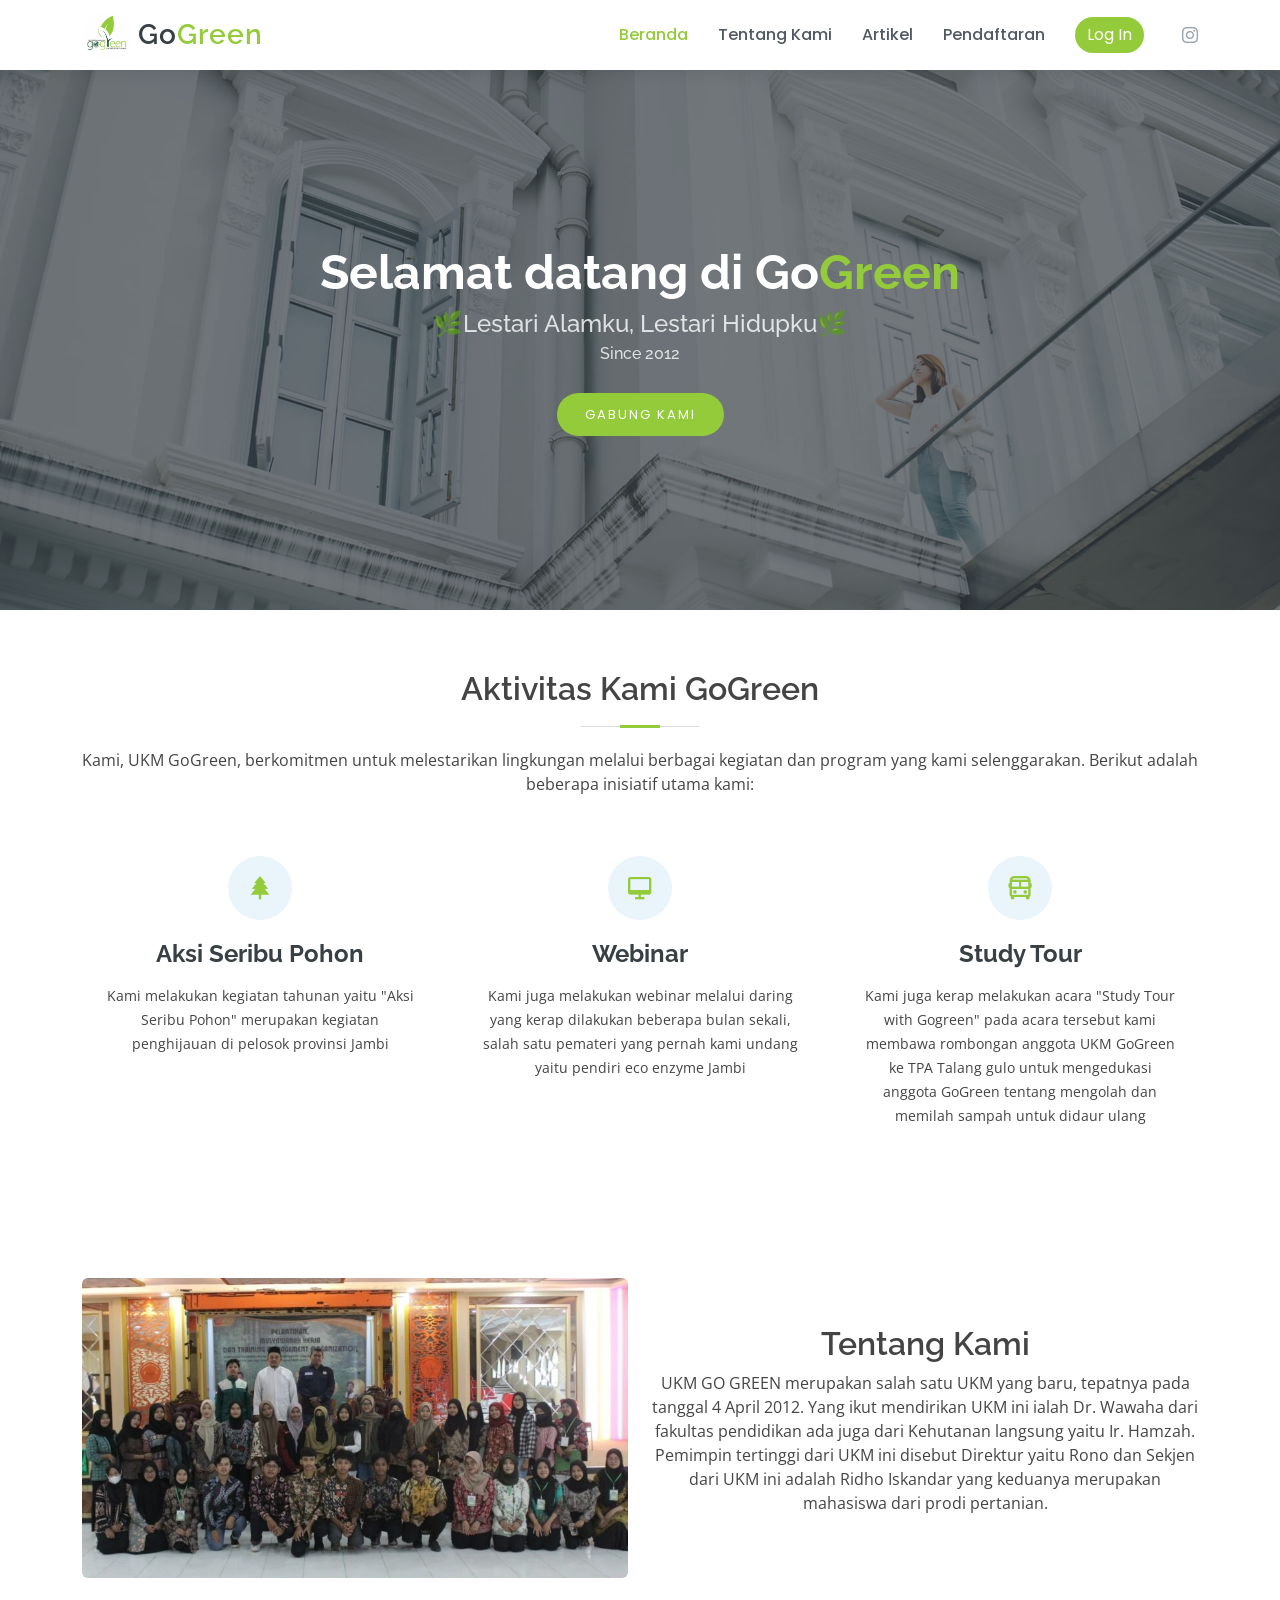
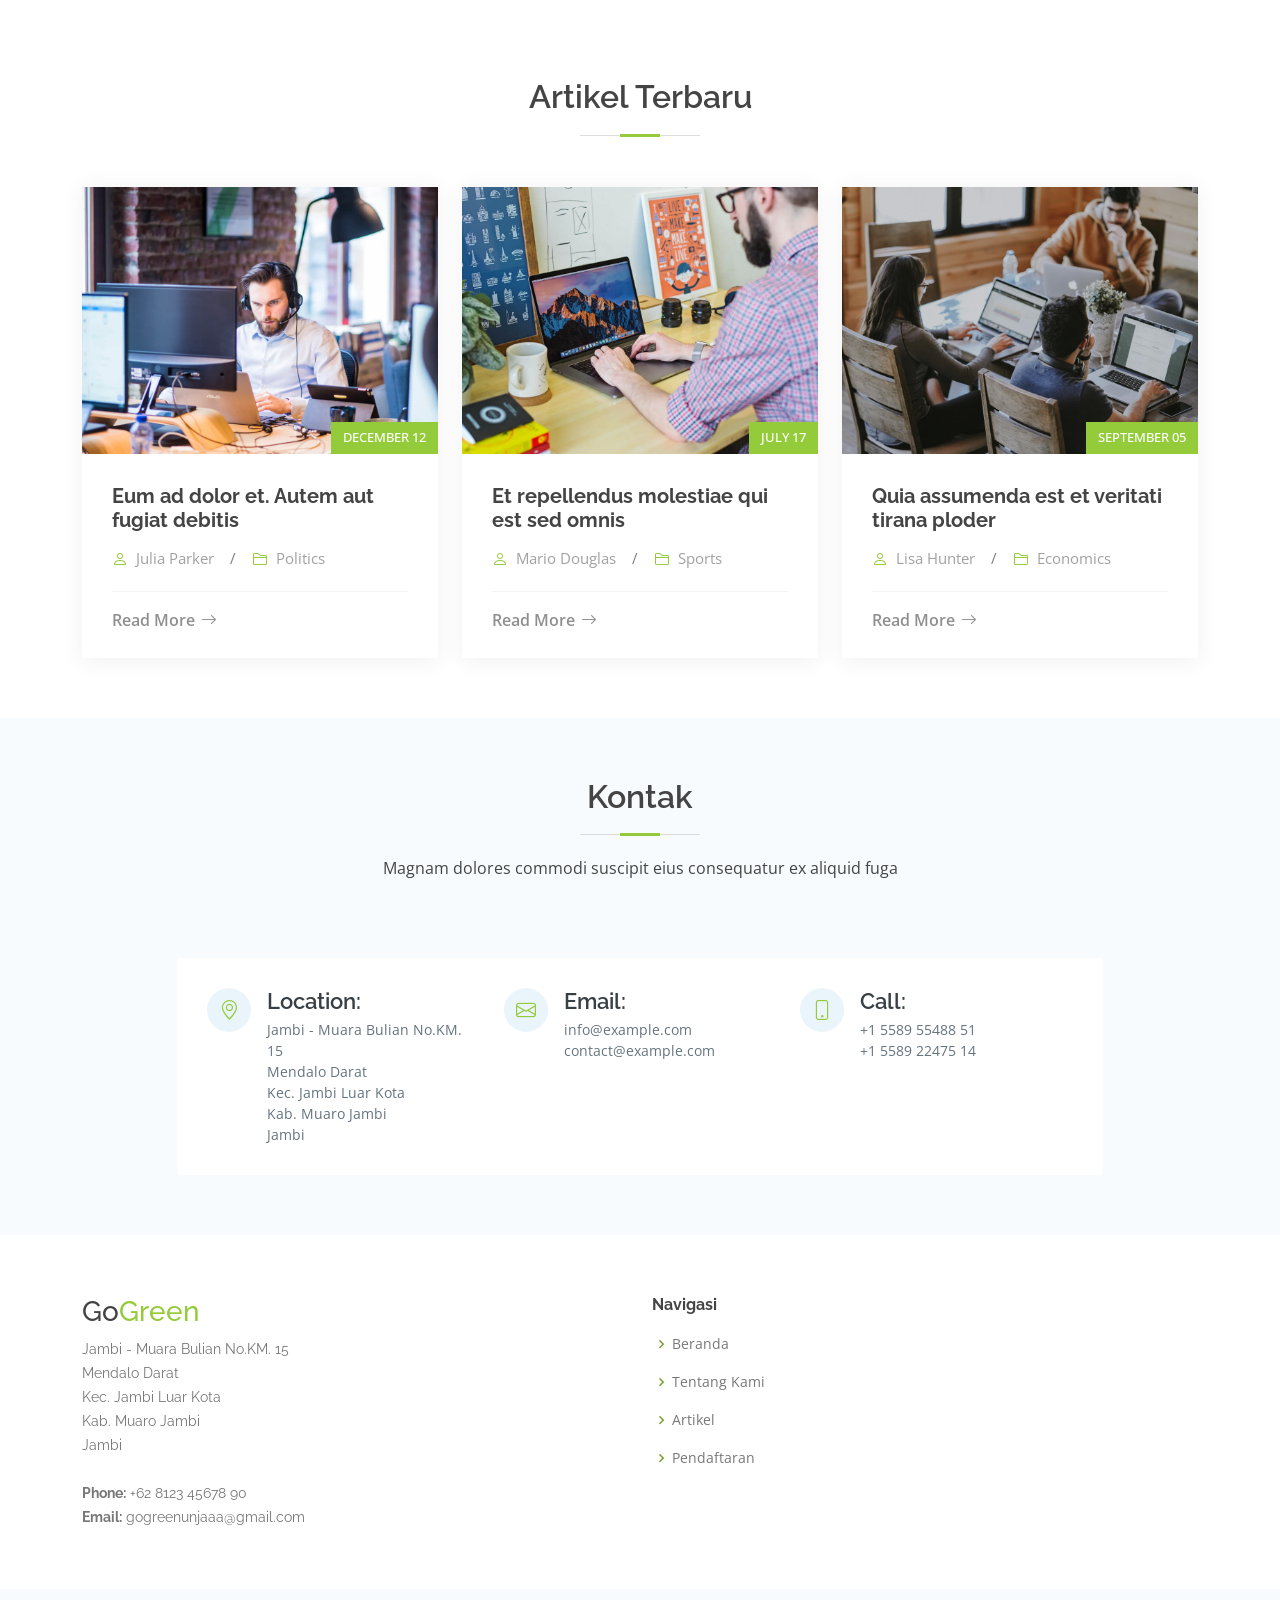
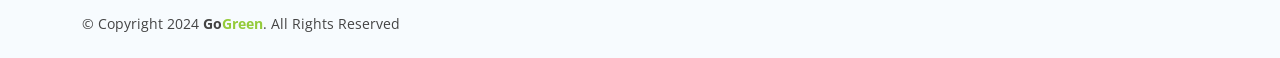
<file: index.html>
<!DOCTYPE html>
<html lang="en">

<head>
  <meta charset="utf-8">
  <meta content="width=device-width, initial-scale=1.0" name="viewport">

  <title>Beranda - GoGreen</title>
  <meta content="" name="description">
  <meta content="" name="keywords">

  <!-- Favicons -->
  <link href="assets/img/favicon.png" rel="icon">
  <link href="assets/img/apple-touch-icon.png" rel="apple-touch-icon">

  <!-- Google Fonts -->
  <link href="https://fonts.googleapis.com" rel="preconnect">
  <link href="https://fonts.gstatic.com" rel="preconnect" crossorigin>
  <link href="https://fonts.googleapis.com/css2?family=Roboto:ital,wght@0,100;0,300;0,400;0,500;0,700;0,900;1,100;1,300;1,400;1,500;1,700;1,900&family=Poppins:ital,wght@0,100;0,200;0,300;0,400;0,500;0,600;0,700;0,800;0,900;1,100;1,200;1,300;1,400;1,500;1,600;1,700;1,800;1,900&family=Nunito:ital,wght@0,200;0,300;0,400;0,500;0,600;0,700;0,800;0,900;1,200;1,300;1,400;1,500;1,600;1,700;1,800;1,900&display=swap" rel="stylesheet">
  <link href="https://fonts.googleapis.com/css?family=Open+Sans:300,300i,400,400i,600,600i,700,700i|Raleway:300,300i,400,400i,500,500i,600,600i,700,700i|Poppins:300,300i,400,400i,500,500i,600,600i,700,700i" rel="stylesheet">

  <!-- Vendor CSS Files -->
  <link href="assets/vendor/bootstrap/css/bootstrap.min.css" rel="stylesheet">
  <link href="assets/vendor/bootstrap-icons/bootstrap-icons.css" rel="stylesheet">
  <link href="assets/vendor/boxicons/css/boxicons.min.css" rel="stylesheet">
  <link href="assets/vendor/glightbox/css/glightbox.min.css" rel="stylesheet">
  <link href="assets/vendor/swiper/swiper-bundle.min.css" rel="stylesheet">

  <!-- Template Main CSS File -->
  <link href="assets/css/style.css" rel="stylesheet">

</head>

<body>

  <!-- ======= Header ======= -->
  <header id="header" class="fixed-top d-flex align-items-center">
    <div class="container d-flex align-items-center">
      <div class="logo align-items-center me-auto row">
        <div class="col-3"><a href="index.html"><img src="assets/img/logo.png" alt="" class="d-inline-block align-text-top"></a></div>
        <div class="col-9 d-flex align-items-center"><h1 style="text-transform: none ;"><a href="index.html">Go<span style="color: #94CB3A;">Green</span></a></h1></div>
      </div>

      <nav id="navbar" class="navbar order-last order-lg-0">
        <ul>
          <li><a class="nav-link scrollto active" href="#header">Beranda</a></li>
          <li><a class="nav-link scrollto" href="about_us.html">Tentang Kami</a></li>
          <li><a class="nav-link scrollto" href="article.html">Artikel</a></li>
          <li><a class="nav-link scrollto" href="register.html">Pendaftaran</a></li>
          <li><a class="nav-link scrollto" href="login.html"><button class="btn btn-primary" type="submit" style="border-radius: 24px;border:none;background-color: #94CB3A;">Log In</button></a></li>
        </ul>
        <i class="bi bi-list mobile-nav-toggle"></i>
      </nav><!-- .navbar -->

      <div class="header-social-links d-flex align-items-center">
        <a href="https://www.instagram.com/gogreen.unja/" target="_blank" class="instagram"><i class="bi bi-instagram"></i></a>
      </div>

    </div>
  </header><!-- End Header -->

  <!-- ======= Hero Section ======= -->
  <section id="hero" class="d-flex flex-column justify-content-center align-items-center">
    <div class="container text-center text-md-left" data-aos="fade-up">
      <h1>Selamat datang di Go<span>Green</span></h1>
      <h2>🌿Lestari Alamku, Lestari Hidupku🌿</h2>
      <h3>Since 2012</h3>
      <a href="register.html" class="btn-get-started scrollto">Gabung Kami</a>
    </div>
  </section>
  <!-- End Hero -->

  <main id="main">

    <!-- ======= What We Do Section ======= -->
    <section id="what-we-do" class="what-we-do">
      <div class="container">

        <div class="section-title">
          <h2>Aktivitas Kami GoGreen</h2>
          <p>Kami, UKM GoGreen, berkomitmen untuk melestarikan lingkungan melalui berbagai kegiatan dan program 
            yang kami selenggarakan. Berikut adalah beberapa inisiatif utama kami:
          </p>
        </div>

        <div class="row">
          <div class="col-lg-4 col-md-6 d-flex align-items-stretch">
            <div class="icon-box">
              <div class="icon"><i class="bx bxs-tree"></i></div>
              <h4>Aksi Seribu Pohon</h4>
              <p>Kami melakukan kegiatan tahunan yaitu "Aksi Seribu Pohon" merupakan kegiatan penghijauan di pelosok provinsi Jambi
              </p>
            </div>
          </div>

          <div class="col-lg-4 col-md-6 d-flex align-items-stretch mt-4 mt-md-0">
            <div class="icon-box">
              <div class="icon"><i class="bx bx-desktop"></i></div>
              <h4>Webinar</h4>
              <p>Kami juga melakukan webinar melalui daring yang kerap dilakukan beberapa bulan sekali, salah satu pemateri yang pernah
                 kami undang yaitu pendiri eco enzyme Jambi</p>
            </div>
          </div>

          <div class="col-lg-4 col-md-6 d-flex align-items-stretch mt-4 mt-lg-0">
            <div class="icon-box">
              <div class="icon"><i class="bx bx-bus"></i></div>
              <h4>Study Tour</h4>
              <p>Kami juga kerap melakukan acara "Study Tour with Gogreen" pada acara tersebut kami membawa rombongan anggota UKM GoGreen
                 ke TPA Talang gulo untuk mengedukasi anggota GoGreen tentang mengolah dan memilah sampah untuk didaur ulang</p>
            </div>
          </div>

        </div>

      </div>
    </section><!-- End What We Do Section -->

    <!-- ======= About Section ======= -->
    <section id="about" class="about">
      <div class="container">

        <div class="row align-items-center">
          <div class="col-lg-6">
            <img src="assets/img/about_us.jpeg" class="img-fluid rounded img-cropped" alt="">
          </div>
          <div class="col-lg-6 pt-4 pt-lg-0 d-flex flex-column justify-content-center text-center">
            <h3>Tentang Kami</h3>
            <p>
              UKM GO GREEN merupakan salah satu UKM yang baru, tepatnya pada tanggal 4 April 2012. Yang ikut mendirikan UKM ini 
              ialah Dr. Wawaha dari fakultas pendidikan ada juga dari Kehutanan langsung yaitu Ir. Hamzah. Pemimpin tertinggi dari 
              UKM ini disebut Direktur yaitu Rono dan Sekjen dari UKM ini adalah Ridho Iskandar yang keduanya merupakan mahasiswa dari 
              prodi pertanian.
            </p>
          </div>
        </div>

      </div>
    </section><!-- End About Section -->

    <!-- Recent Posts Section -->
    <section id="recent-posts" class="recent-posts section">

      <!-- Section Title -->
      <div class="container section-title" data-aos="fade-up">
        <h2>Artikel Terbaru</h2>
      </div><!-- End Section Title -->

      <div class="container">

        <div class="row gy-5">

          <div class="col-xl-4 col-md-6">
            <div class="post-item position-relative h-100" data-aos="fade-up" data-aos-delay="100">

              <div class="post-img position-relative overflow-hidden">
                <img src="assets/img/blog/blog-1.jpg" class="img-fluid" alt="">
                <span class="post-date">December 12</span>
              </div>

              <div class="post-content d-flex flex-column">

                <h3 class="post-title">Eum ad dolor et. Autem aut fugiat debitis</h3>

                <div class="meta d-flex align-items-center">
                  <div class="d-flex align-items-center">
                    <i class="bi bi-person"></i> <span class="ps-2">Julia Parker</span>
                  </div>
                  <span class="px-3 text-black-50">/</span>
                  <div class="d-flex align-items-center">
                    <i class="bi bi-folder2"></i> <span class="ps-2">Politics</span>
                  </div>
                </div>

                <hr>

                <a href="detail_article.html" class="readmore stretched-link"><span>Read More</span><i class="bi bi-arrow-right"></i></a>

              </div>

            </div>
          </div><!-- End post item -->

          <div class="col-xl-4 col-md-6">
            <div class="post-item position-relative h-100" data-aos="fade-up" data-aos-delay="200">

              <div class="post-img position-relative overflow-hidden">
                <img src="assets/img/blog/blog-2.jpg" class="img-fluid" alt="">
                <span class="post-date">July 17</span>
              </div>

              <div class="post-content d-flex flex-column">

                <h3 class="post-title">Et repellendus molestiae qui est sed omnis</h3>

                <div class="meta d-flex align-items-center">
                  <div class="d-flex align-items-center">
                    <i class="bi bi-person"></i> <span class="ps-2">Mario Douglas</span>
                  </div>
                  <span class="px-3 text-black-50">/</span>
                  <div class="d-flex align-items-center">
                    <i class="bi bi-folder2"></i> <span class="ps-2">Sports</span>
                  </div>
                </div>

                <hr>

                <a href="detail_article.html" class="readmore stretched-link"><span>Read More</span><i class="bi bi-arrow-right"></i></a>

              </div>

            </div>
          </div><!-- End post item -->

          <div class="col-xl-4 col-md-6" data-aos="fade-up" data-aos-delay="300">
            <div class="post-item position-relative h-100">

              <div class="post-img position-relative overflow-hidden">
                <img src="assets/img/blog/blog-3.jpg" class="img-fluid" alt="">
                <span class="post-date">September 05</span>
              </div>

              <div class="post-content d-flex flex-column">

                <h3 class="post-title">Quia assumenda est et veritati tirana ploder</h3>

                <div class="meta d-flex align-items-center">
                  <div class="d-flex align-items-center">
                    <i class="bi bi-person"></i> <span class="ps-2">Lisa Hunter</span>
                  </div>
                  <span class="px-3 text-black-50">/</span>
                  <div class="d-flex align-items-center">
                    <i class="bi bi-folder2"></i> <span class="ps-2">Economics</span>
                  </div>
                </div>

                <hr>

                <a href="detail_article.html" class="readmore stretched-link"><span>Read More</span><i class="bi bi-arrow-right"></i></a>

              </div>

            </div>
          </div><!-- End post item -->

        </div>

      </div>

    </section><!-- /Recent Posts Section -->


    <!-- ======= Contact Section ======= -->
    <section id="contact" class="contact section-bg">
      <div class="container">

        <div class="section-title">
          <h2>Kontak</h2>
          <p>Magnam dolores commodi suscipit eius consequatur ex aliquid fuga</p>
        </div>

        <div class="row mt-5 justify-content-center">

          <div class="col-lg-10">

            <div class="info-wrap">
              <div class="row">
                <div class="col-lg-4 info">
                  <i class="bi bi-geo-alt"></i>
                  <h4>Location:</h4>
                  <p>Jambi - Muara Bulian No.KM. 15 <br>
                  Mendalo Darat<br>
                  Kec. Jambi Luar Kota<br>
                  Kab. Muaro Jambi <br>
                  Jambi</p>
                </div>

                <div class="col-lg-4 info mt-4 mt-lg-0">
                  <i class="bi bi-envelope"></i>
                  <h4>Email:</h4>
                  <p>info@example.com<br>contact@example.com</p>
                </div>

                <div class="col-lg-4 info mt-4 mt-lg-0">
                  <i class="bi bi-phone"></i>
                  <h4>Call:</h4>
                  <p>+1 5589 55488 51<br>+1 5589 22475 14</p>
                </div>
              </div>
            </div>

          </div>

        </div>

      </div>
    </section><!-- End Contact Section -->

  </main><!-- End #main -->

  <!-- ======= Footer ======= -->
  <footer id="footer">

    <div class="footer-top">
      <div class="container">
        <div class="row">

          <div class="col-lg-6 col-md-6 footer-contact">
            <h3>Go<span class="green">Green</span></h3>
            <p>
              Jambi - Muara Bulian No.KM. 15 <br>
              Mendalo Darat<br>
              Kec. Jambi Luar Kota<br>
              Kab. Muaro Jambi <br>
              Jambi<br><br>
              <strong>Phone:</strong> +62 8123 45678 90<br>
              <strong>Email:</strong> gogreenunjaaa@gmail.com<br>
            </p>
          </div>

          <div class="col-lg-6 col-md-6 footer-links">
            <h4>Navigasi</h4>
            <ul>
              <li><i class="bx bx-chevron-right"></i> <a href="#header">Beranda</a></li>
              <li><i class="bx bx-chevron-right"></i> <a href="about_us.html">Tentang Kami</a></li>
              <li><i class="bx bx-chevron-right"></i> <a href="article.html">Artikel</a></li>
              <li><i class="bx bx-chevron-right"></i> <a href="register.html">Pendaftaran</a></li>
            </ul>
          </div>
        </div>
      </div>
    </div>

    <div class="container d-md-flex py-4">
      <div class="text-center">
        <div class="copyright align-items-center">
          &copy; Copyright 2024 <strong><span>Go<span class="green">Green</span></span></strong>. All Rights Reserved
        </div>
      </div>
    </div>
  </footer><!-- End Footer -->

  <a href="#" class="back-to-top d-flex align-items-center justify-content-center"><i class="bi bi-arrow-up-short"></i></a>

  <!-- Vendor JS Files -->
  <script src="assets/vendor/purecounter/purecounter_vanilla.js"></script>
  <script src="assets/vendor/bootstrap/js/bootstrap.bundle.min.js"></script>
  <script src="assets/vendor/glightbox/js/glightbox.min.js"></script>
  <script src="assets/vendor/isotope-layout/isotope.pkgd.min.js"></script>
  <script src="assets/vendor/swiper/swiper-bundle.min.js"></script>
  <script src="assets/vendor/waypoints/noframework.waypoints.js"></script>
  <script src="assets/vendor/php-email-form/validate.js"></script>

  <!-- Template Main JS File -->
  <script src="assets/js/main.js"></script>

</body>

</html>
</file>
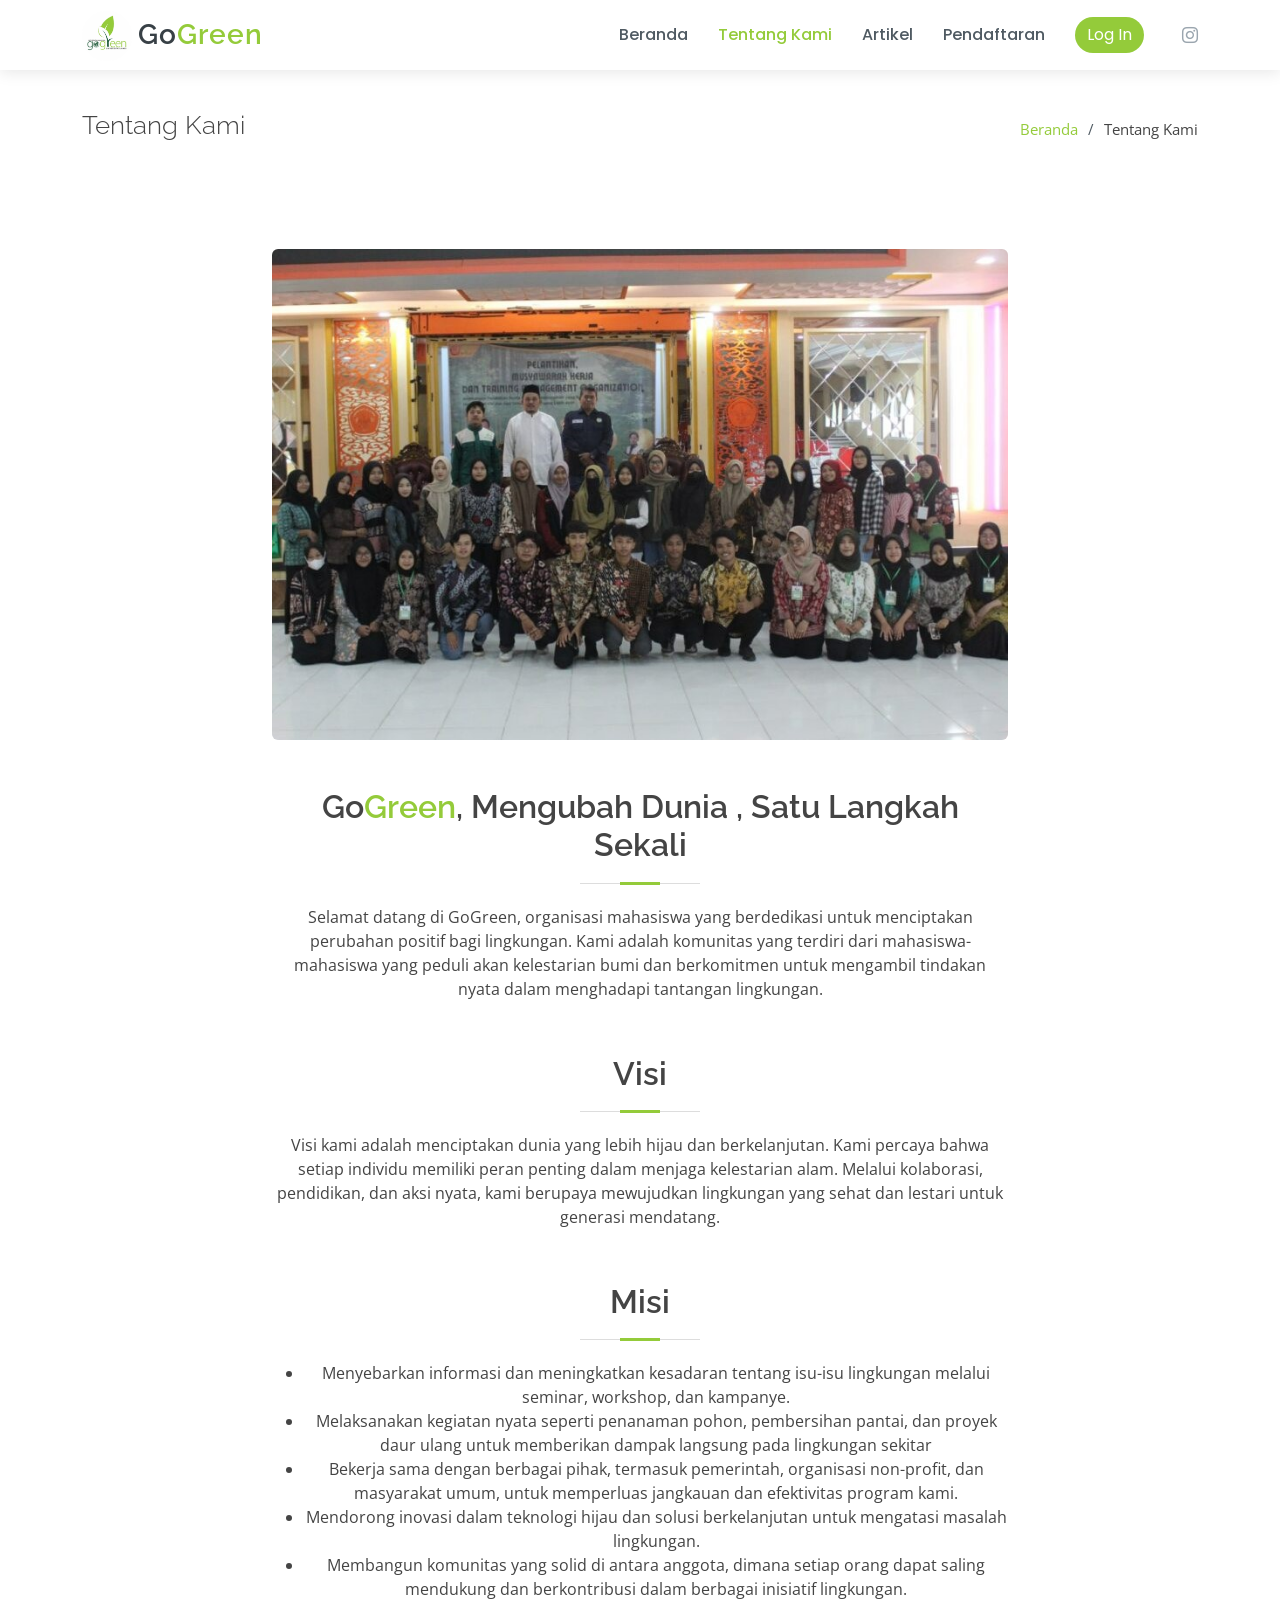
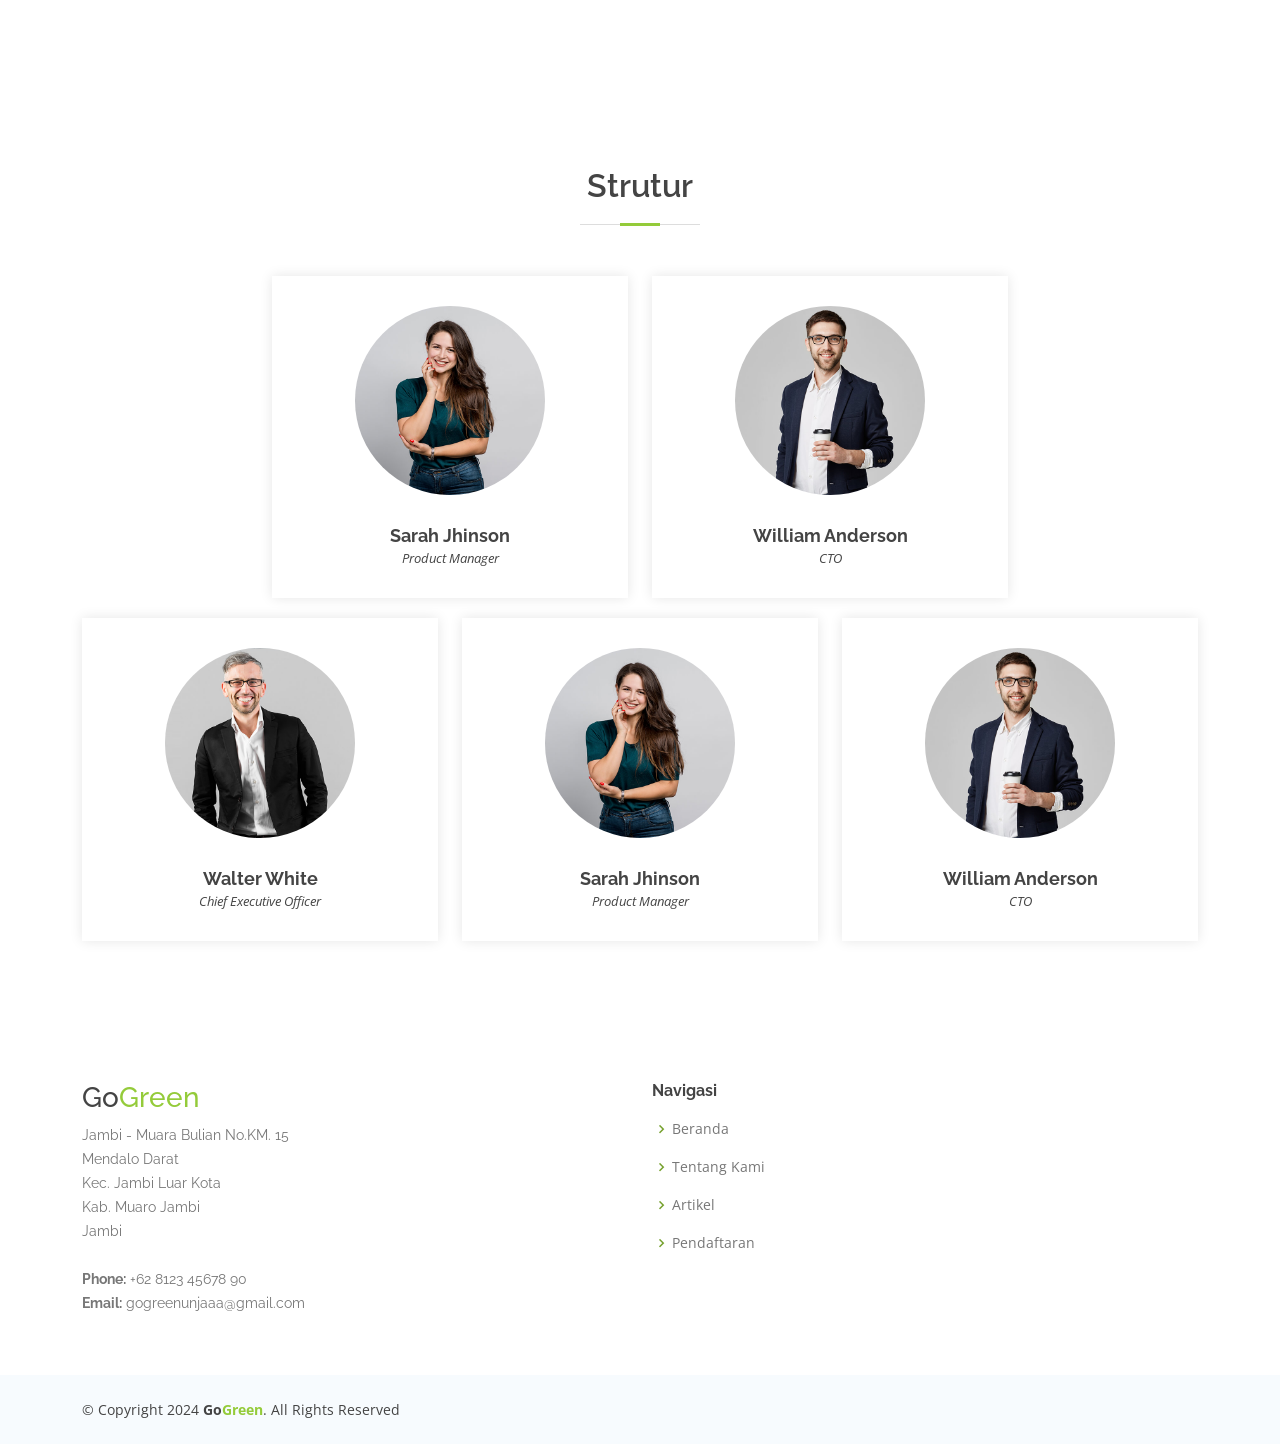
<file: about_us.html>
<!DOCTYPE html>
<html lang="en">

<head>
  <meta charset="utf-8">
  <meta content="width=device-width, initial-scale=1.0" name="viewport">

  <title>Tentang Kami - GoGreen</title>
  <meta content="" name="description">
  <meta content="" name="keywords">

  <!-- Favicons -->
  <link href="assets/img/favicon.png" rel="icon">
  <link href="assets/img/apple-touch-icon.png" rel="apple-touch-icon">

  <!-- Google Fonts -->
  <link href="https://fonts.googleapis.com/css?family=Open+Sans:300,300i,400,400i,600,600i,700,700i|Raleway:300,300i,400,400i,500,500i,600,600i,700,700i|Poppins:300,300i,400,400i,500,500i,600,600i,700,700i" rel="stylesheet">

  <!-- Vendor CSS Files -->
  <link href="assets/vendor/bootstrap/css/bootstrap.min.css" rel="stylesheet">
  <link href="assets/vendor/bootstrap-icons/bootstrap-icons.css" rel="stylesheet">
  <link href="assets/vendor/boxicons/css/boxicons.min.css" rel="stylesheet">
  <link href="assets/vendor/glightbox/css/glightbox.min.css" rel="stylesheet">
  <link href="assets/vendor/swiper/swiper-bundle.min.css" rel="stylesheet">

  <!-- Template Main CSS File -->
  <link href="assets/css/style.css" rel="stylesheet">

  <!-- =======================================================
  * Template Name: Lumia
  * Template URL: https://bootstrapmade.com/lumia-bootstrap-business-template/
  * Updated: Mar 17 2024 with Bootstrap v5.3.3
  * Author: BootstrapMade.com
  * License: https://bootstrapmade.com/license/
  ======================================================== -->
</head>

<body>

  <!-- ======= Header ======= -->
  <header id="header" class="fixed-top d-flex align-items-center">
    <div class="container d-flex align-items-center">
      <div class="logo align-items-center me-auto row">
        <div class="col-3"><a href="index.html"><img src="assets/img/logo.png" alt="" class="d-inline-block align-text-top"></a></div>
        <div class="col-9 d-flex align-items-center"><h1 style="text-transform: none ;"><a href="index.html">Go<span style="color: #94CB3A;">Green</span></a></h1></div>
      </div>

      <nav id="navbar" class="navbar order-last order-lg-0">
        <ul>
          <li><a class="nav-link scrollto" href="index.html">Beranda</a></li>
          <li><a class="nav-link scrollto active" href="#header"
            >Tentang Kami</a></li>
          <li><a class="nav-link scrollto" href="article.html">Artikel</a></li>
          <li><a class="nav-link scrollto" href="register.html">Pendaftaran</a></li>
          <li><a class="nav-link scrollto" href="login.html"><button class="btn btn-primary" type="submit" style="border-radius: 24px;border:none;background-color: #94CB3A;">Log In</button></a></li>
        </ul>
        <i class="bi bi-list mobile-nav-toggle"></i>
      </nav><!-- .navbar -->

      <div class="header-social-links d-flex align-items-center">
        <a href="https://www.instagram.com/gogreen.unja/" target="_blank" class="instagram"><i class="bi bi-instagram"></i></a>
      </div>

    </div>
  </header><!-- End Header -->

  <main id="main">

    <!-- ======= Breadcrumbs ======= -->
    <section class="breadcrumbs">
      <div class="container">

        <div class="d-flex justify-content-between align-items-center">
          <h2>Tentang Kami</h2>
          <ol>
            <li><a href="index.html">Beranda</a></li>
            <li>Tentang Kami</li>
          </ol>
        </div>

      </div>
    </section><!-- End Breadcrumbs -->

    <section class="inner-page">
      <div class="container">
        <div class="row d-flex justify-content-center">
          <div class="col-lg-8">
            <img src="assets/img/about_us.jpeg" class="img-fluid rounded img-cropped-about" alt="">
          </div>
        </div>
        <div class="row d-flex align-items-center justify-content-center text-center">
          <div class="col-lg-8 mt-5 section-title">
            <h2>Go<span class="green">Green</span>, Mengubah Dunia , Satu Langkah Sekali</h2>
            <p>Selamat datang di GoGreen, organisasi mahasiswa yang berdedikasi untuk menciptakan perubahan 
              positif bagi lingkungan. Kami adalah komunitas yang terdiri dari mahasiswa-mahasiswa yang peduli 
              akan kelestarian bumi dan berkomitmen untuk mengambil tindakan nyata dalam menghadapi tantangan lingkungan.</p>
          </div>
        </div>
        <div class="row d-flex align-items-center justify-content-center text-center">
          <div class="col-lg-8 mt-4 section-title">
            <h2>Visi</h2>
            <p>Visi kami adalah menciptakan dunia yang lebih hijau dan berkelanjutan. Kami percaya bahwa 
              setiap individu memiliki peran penting dalam menjaga kelestarian alam. Melalui kolaborasi, 
              pendidikan, dan aksi nyata, kami berupaya mewujudkan lingkungan yang sehat dan lestari untuk generasi mendatang.</p>
          </div>
        </div>
        <div class="row d-flex justify-content-center align-items-center">
          <div class="col-lg-8 mt-4 section-title">
            <h2>Misi</h2>
            <p>
              <ul>
                <li>Menyebarkan informasi dan meningkatkan kesadaran tentang isu-isu lingkungan melalui seminar, workshop, dan kampanye.</li>
                <li>Melaksanakan kegiatan nyata seperti penanaman pohon, pembersihan pantai, dan proyek daur ulang untuk memberikan dampak langsung pada lingkungan sekitar</li>
                <li>Bekerja sama dengan berbagai pihak, termasuk pemerintah, organisasi non-profit, dan masyarakat umum, untuk memperluas jangkauan dan efektivitas program kami.</li>
                <li>Mendorong inovasi dalam teknologi hijau dan solusi berkelanjutan untuk mengatasi masalah lingkungan.</li>
                <li>Membangun komunitas yang solid di antara anggota, dimana setiap orang dapat saling mendukung dan berkontribusi dalam berbagai inisiatif lingkungan.</li>
              </ul>
            </p>
          </div>
        </div>
      </div>
    </section>    
    <!-- ======= Team Section ======= -->
    <section id="team" class="team">
      <div class="container">

        <div class="section-title">
          <h2>Strutur</h2>
        </div>

        <div class="row align-items-center justify-content-center">
          <div class="col-lg-4 col-md-6 d-flex align-items-stretch">
            <div class="member">
              <img src="assets/img/team/team-2.jpg" alt="">
              <h4>Sarah Jhinson</h4>
              <span>Product Manager</span>
            </div>
          </div>

          <div class="col-lg-4 col-md-6 d-flex align-items-stretch">
            <div class="member">
              <img src="assets/img/team/team-3.jpg" alt="">
              <h4>William Anderson</h4>
              <span>CTO</span>
            </div>
          </div>

        </div>

        <div class="row">
          <div class="col-lg-4 col-md-6 d-flex align-items-stretch">
            <div class="member">
              <img src="assets/img/team/team-1.jpg" alt="">
              <h4>Walter White</h4>
              <span>Chief Executive Officer</span>
            </div>
          </div>

          <div class="col-lg-4 col-md-6 d-flex align-items-stretch">
            <div class="member">
              <img src="assets/img/team/team-2.jpg" alt="">
              <h4>Sarah Jhinson</h4>
              <span>Product Manager</span>
            </div>
          </div>

          <div class="col-lg-4 col-md-6 d-flex align-items-stretch">
            <div class="member">
              <img src="assets/img/team/team-3.jpg" alt="">
              <h4>William Anderson</h4>
              <span>CTO</span>
            </div>
          </div>

        </div>

      </div>
    </section><!-- End Team Section -->
      
    

  </main><!-- End #main -->

  <!-- ======= Footer ======= -->
  <footer id="footer">

    <div class="footer-top">
      <div class="container">
        <div class="row">

          <div class="col-lg-6 col-md-6 footer-contact">
            <h3>Go<span class="green">Green</span></h3>
            <p>
              Jambi - Muara Bulian No.KM. 15 <br>
              Mendalo Darat<br>
              Kec. Jambi Luar Kota<br>
              Kab. Muaro Jambi <br>
              Jambi<br><br>
              <strong>Phone:</strong> +62 8123 45678 90<br>
              <strong>Email:</strong> gogreenunjaaa@gmail.com<br>
            </p>
          </div>

          <div class="col-lg-6 col-md-6 footer-links">
            <h4>Navigasi</h4>
            <ul>
              <li><i class="bx bx-chevron-right"></i> <a href="index.html">Beranda</a></li>
              <li><i class="bx bx-chevron-right"></i> <a href="#header">Tentang Kami</a></li>
              <li><i class="bx bx-chevron-right"></i> <a href="article.html">Artikel</a></li>
              <li><i class="bx bx-chevron-right"></i> <a href="register.html">Pendaftaran</a></li>
            </ul>
          </div>
        </div>
      </div>
    </div>

    <div class="container d-md-flex py-4">
      <div class="text-center">
        <div class="copyright align-items-center">
          &copy; Copyright 2024 <strong><span>Go<span class="green">Green</span></span></strong>. All Rights Reserved
        </div>
      </div>
    </div>
  </footer><!-- End Footer -->

  <a href="#" class="back-to-top d-flex align-items-center justify-content-center"><i class="bi bi-arrow-up-short"></i></a>

  <!-- Vendor JS Files -->
  <script src="assets/vendor/purecounter/purecounter_vanilla.js"></script>
  <script src="assets/vendor/bootstrap/js/bootstrap.bundle.min.js"></script>
  <script src="assets/vendor/glightbox/js/glightbox.min.js"></script>
  <script src="assets/vendor/isotope-layout/isotope.pkgd.min.js"></script>
  <script src="assets/vendor/swiper/swiper-bundle.min.js"></script>
  <script src="assets/vendor/waypoints/noframework.waypoints.js"></script>
  <script src="assets/vendor/php-email-form/validate.js"></script>

  <!-- Template Main JS File -->
  <script src="assets/js/main.js"></script>

</body>

</html>
</file>
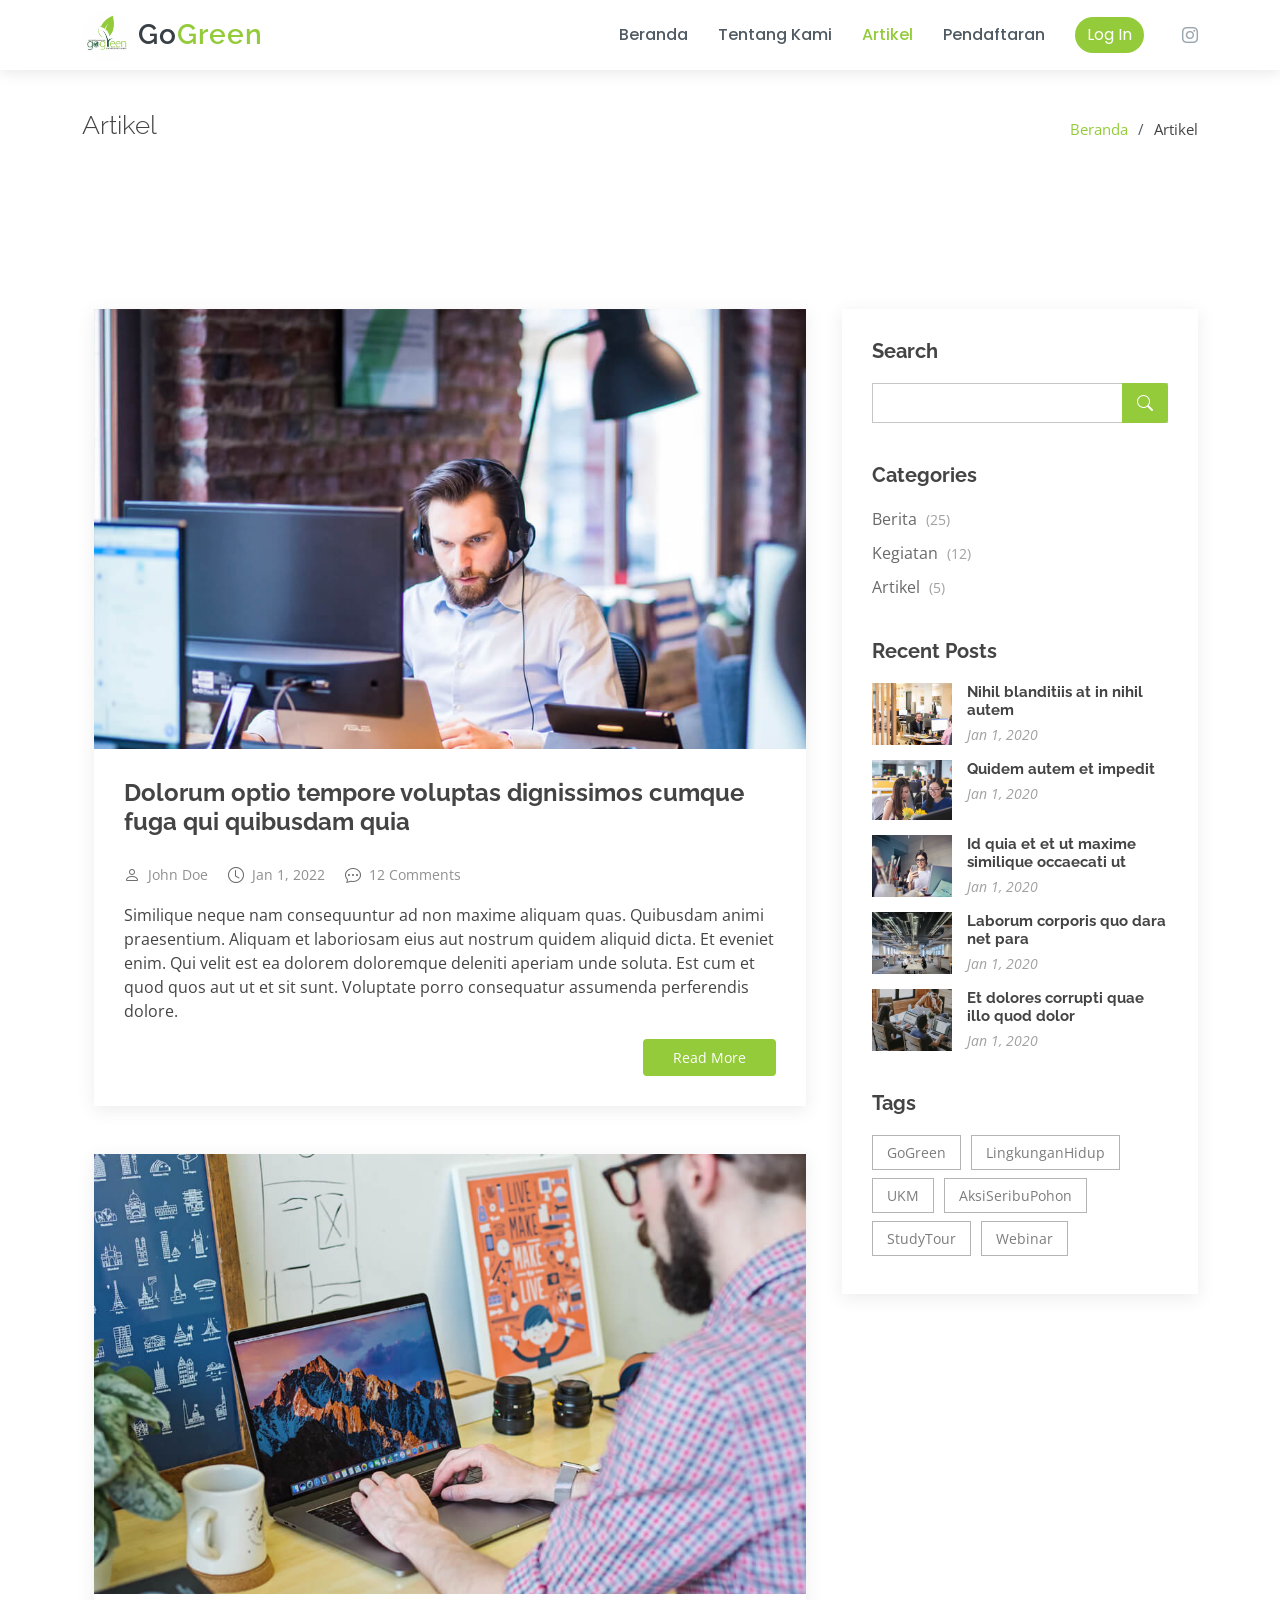
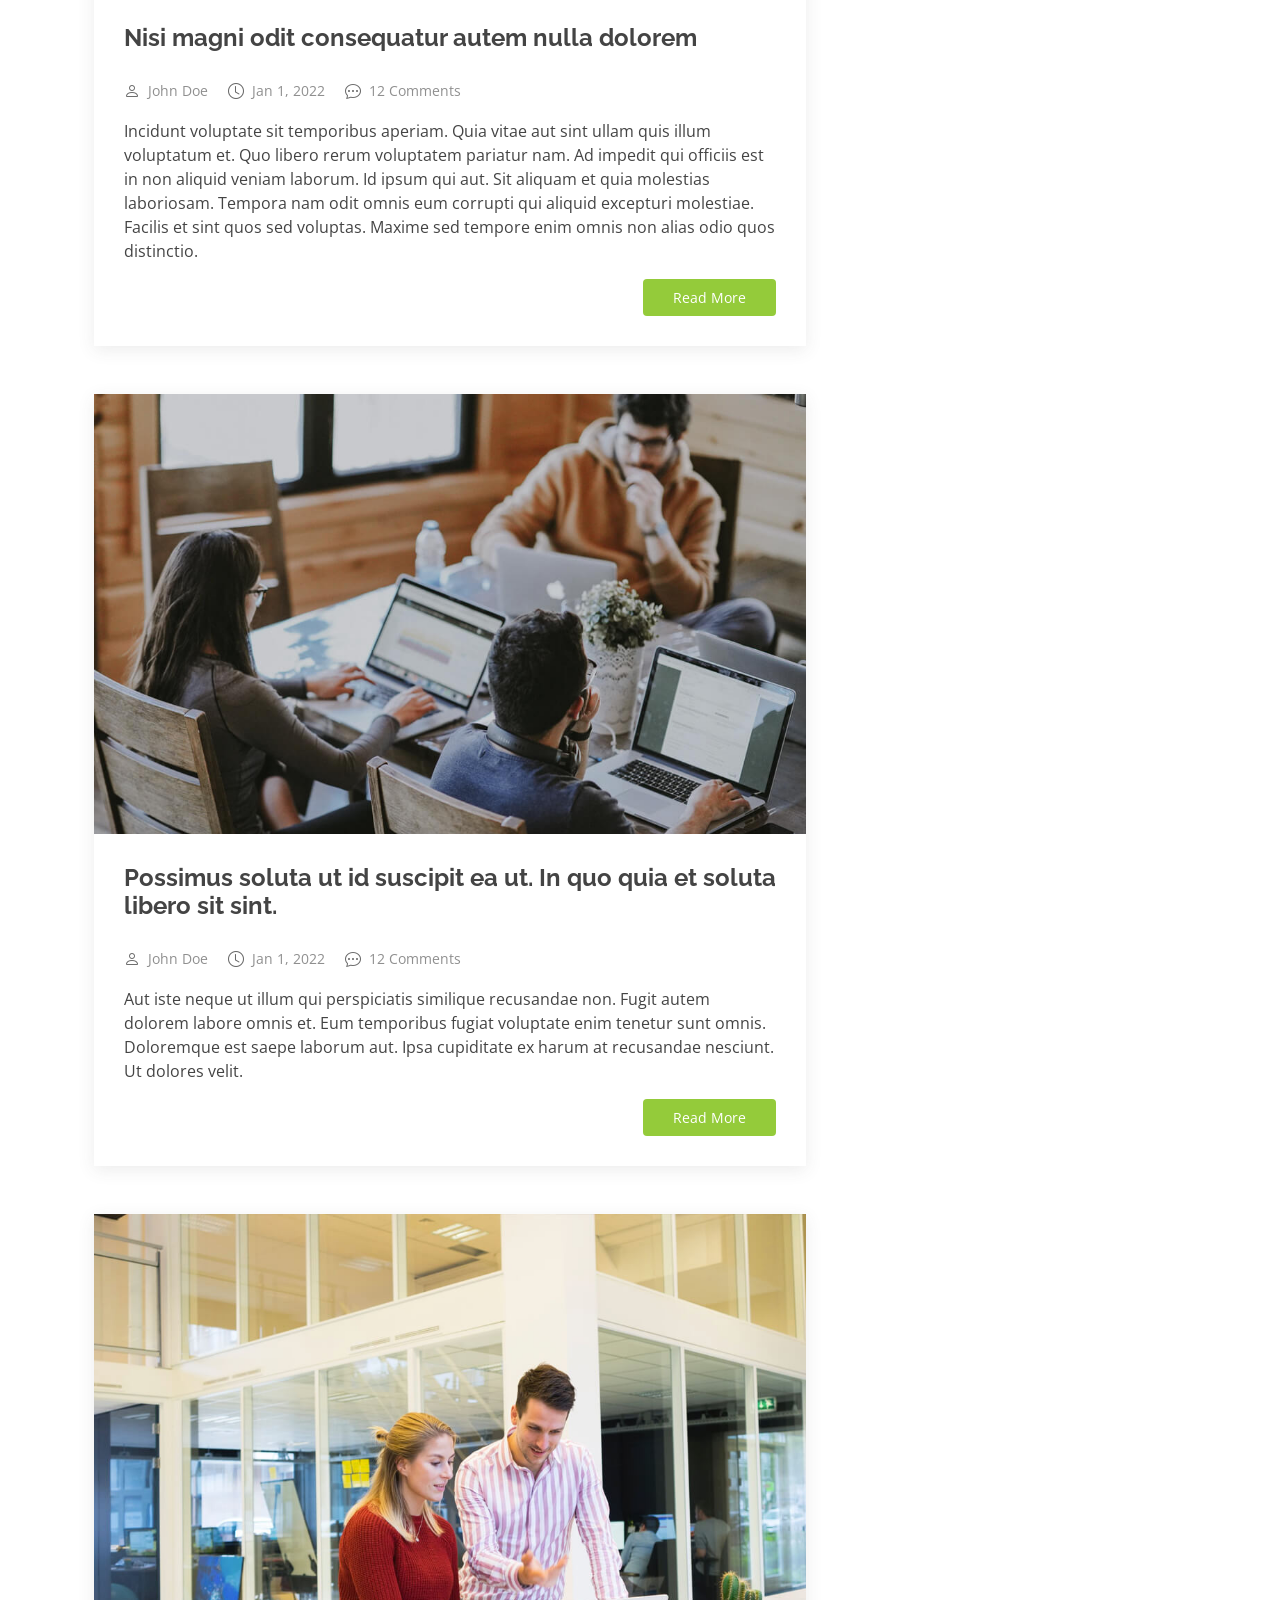
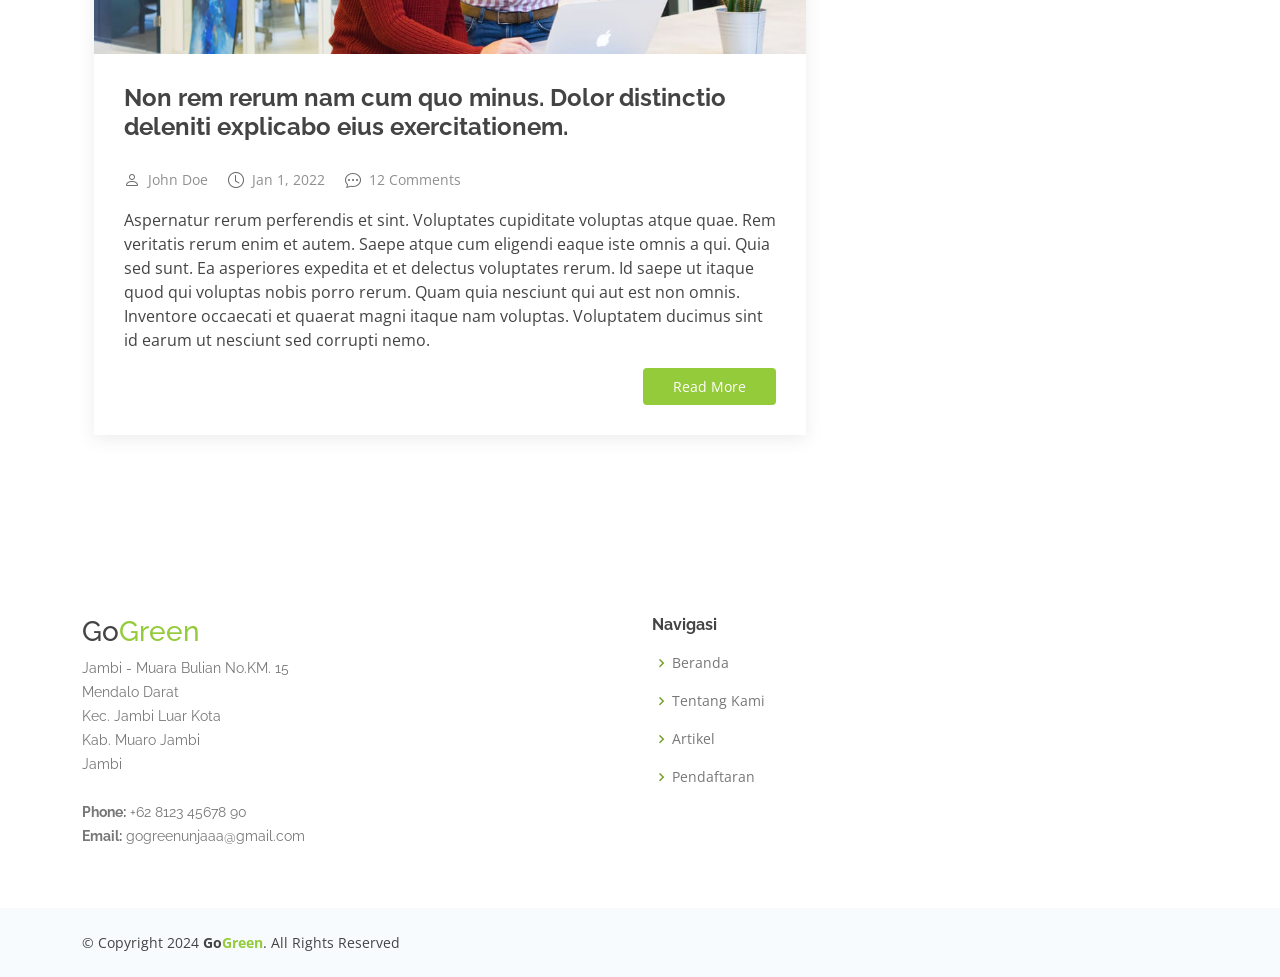
<file: article.html>
<!DOCTYPE html>
<html lang="en">

<head>
  <meta charset="utf-8">
  <meta content="width=device-width, initial-scale=1.0" name="viewport">

  <title>Artikel - GoGreen</title>
  <meta content="" name="description">
  <meta content="" name="keywords">

  <!-- Favicons -->
  <link href="assets/img/favicon.png" rel="icon">
  <link href="assets/img/apple-touch-icon.png" rel="apple-touch-icon">

  <!-- Google Fonts -->
  <link href="https://fonts.googleapis.com" rel="preconnect">
  <link href="https://fonts.gstatic.com" rel="preconnect" crossorigin>
  <link href="https://fonts.googleapis.com/css2?family=Roboto:ital,wght@0,100;0,300;0,400;0,500;0,700;0,900;1,100;1,300;1,400;1,500;1,700;1,900&family=Poppins:ital,wght@0,100;0,200;0,300;0,400;0,500;0,600;0,700;0,800;0,900;1,100;1,200;1,300;1,400;1,500;1,600;1,700;1,800;1,900&family=Nunito:ital,wght@0,200;0,300;0,400;0,500;0,600;0,700;0,800;0,900;1,200;1,300;1,400;1,500;1,600;1,700;1,800;1,900&display=swap" rel="stylesheet">
  <link href="https://fonts.googleapis.com/css?family=Open+Sans:300,300i,400,400i,600,600i,700,700i|Raleway:300,300i,400,400i,500,500i,600,600i,700,700i|Poppins:300,300i,400,400i,500,500i,600,600i,700,700i" rel="stylesheet">

  <!-- Vendor CSS Files -->
  <link href="assets/vendor/bootstrap/css/bootstrap.min.css" rel="stylesheet">
  <link href="assets/vendor/bootstrap-icons/bootstrap-icons.css" rel="stylesheet">
  <link href="assets/vendor/boxicons/css/boxicons.min.css" rel="stylesheet">
  <link href="assets/vendor/glightbox/css/glightbox.min.css" rel="stylesheet">
  <link href="assets/vendor/swiper/swiper-bundle.min.css" rel="stylesheet">

  <!-- <link href="assets/vendor/next/aos/aos.css" rel="stylesheet"> -->
  <!-- <link href="assets/vendor/next/glightbox/css/glightbox.min.css" rel="stylesheet"> -->

  <!-- Template Main CSS File -->
  <link href="assets/css/style.css" rel="stylesheet">

</head>

<body>

  <!-- ======= Header ======= -->
  <header id="header" class="fixed-top d-flex align-items-center">
    <div class="container d-flex align-items-center">
      <div class="logo align-items-center me-auto row">
        <div class="col-3"><a href="index.html"><img src="assets/img/logo.png" alt="" class="d-inline-block align-text-top"></a></div>
        <div class="col-9 d-flex align-items-center"><h1 style="text-transform: none ;"><a href="index.html">Go<span style="color: #94CB3A;">Green</span></a></h1></div>
      </div>

      <nav id="navbar" class="navbar order-last order-lg-0">
        <ul>
          <li><a class="nav-link scrollto" href="index.html">Beranda</a></li>
          <li><a class="nav-link scrollto" href="about_us.html">Tentang Kami</a></li>
          <li><a class="nav-link scrollto active" href="#header">Artikel</a></li>
          <li><a class="nav-link scrollto" href="register.html">Pendaftaran</a></li>
          <li><a class="nav-link scrollto" href="#login.html"><button class="btn btn-primary" type="submit" style="border-radius: 24px;border:none;background-color: #94CB3A;">Log In</button></a></li>
        </ul>
        <i class="bi bi-list mobile-nav-toggle"></i>
      </nav><!-- .navbar -->

      <div class="header-social-links d-flex align-items-center">
        <a href="https://www.instagram.com/gogreen.unja/" target="_blank" class="instagram"><i class="bi bi-instagram"></i></a>
      </div>

    </div>
  </header><!-- End Header -->

  <main id="main">

    <!-- ======= Breadcrumbs ======= -->
    <section class="breadcrumbs">
      <div class="container">

        <div class="d-flex justify-content-between align-items-center">
          <h2>Artikel</h2>
          <ol>
            <li><a href="index.html">Beranda</a></li>
            <li>Artikel</li>
          </ol>
        </div>

      </div>
    </section><!-- End Breadcrumbs -->

    <section class="inner-page">
      <div class="container">
        <div class="row">
  
          <div class="col-lg-8">
  
            <!-- Blog Posts Section -->
            <section id="blog-posts" class="blog-posts section">
  
              <div class="container">
  
                <div class="row gy-5">
  
                  <div class="col-12">
                    <article>
  
                      <div class="post-img">
                        <img src="assets/img/blog/blog-1.jpg" alt="" class="img-fluid">
                      </div>
  
                      <h2 class="title">
                        <a href="detail_article.html">Dolorum optio tempore voluptas dignissimos cumque fuga qui quibusdam quia</a>
                      </h2>
  
                      <div class="meta-top">
                        <ul>
                          <li class="d-flex align-items-center"><i class="bi bi-person"></i> <a href="detail_article.html">John Doe</a></li>
                          <li class="d-flex align-items-center"><i class="bi bi-clock"></i> <a href="detail_article.html"><time datetime="2022-01-01">Jan 1, 2022</time></a></li>
                          <li class="d-flex align-items-center"><i class="bi bi-chat-dots"></i> <a href="detail_article.html">12 Comments</a></li>
                        </ul>
                      </div>
  
                      <div class="content">
                        <p>
                          Similique neque nam consequuntur ad non maxime aliquam quas. Quibusdam animi praesentium. Aliquam et laboriosam eius aut nostrum quidem aliquid dicta.
                          Et eveniet enim. Qui velit est ea dolorem doloremque deleniti aperiam unde soluta. Est cum et quod quos aut ut et sit sunt. Voluptate porro consequatur assumenda perferendis dolore.
                        </p>
  
                        <div class="read-more">
                          <a href="detail_article.html">Read More</a>
                        </div>
                      </div>
  
                    </article>
                  </div><!-- End post list item -->
  
                  <div class="col-12">
  
                    <article>
  
                      <div class="post-img">
                        <img src="assets/img/blog/blog-2.jpg" alt="" class="img-fluid">
                      </div>
  
                      <h2 class="title">
                        <a href="detail_article.html">Nisi magni odit consequatur autem nulla dolorem</a>
                      </h2>
  
                      <div class="meta-top">
                        <ul>
                          <li class="d-flex align-items-center"><i class="bi bi-person"></i> <a href="detail_article.html">John Doe</a></li>
                          <li class="d-flex align-items-center"><i class="bi bi-clock"></i> <a href="detail_article.html"><time datetime="2022-01-01">Jan 1, 2022</time></a></li>
                          <li class="d-flex align-items-center"><i class="bi bi-chat-dots"></i> <a href="detail_article.html">12 Comments</a></li>
                        </ul>
                      </div>
  
                      <div class="content">
                        <p>
                          Incidunt voluptate sit temporibus aperiam. Quia vitae aut sint ullam quis illum voluptatum et. Quo libero rerum voluptatem pariatur nam.
                          Ad impedit qui officiis est in non aliquid veniam laborum. Id ipsum qui aut. Sit aliquam et quia molestias laboriosam. Tempora nam odit omnis eum corrupti qui aliquid excepturi molestiae. Facilis et sint quos sed voluptas. Maxime sed tempore enim omnis non alias odio quos distinctio.
                        </p>
                        <div class="read-more">
                          <a href="detail_article.html">Read More</a>
                        </div>
                      </div>
  
                    </article>
  
                  </div><!-- End post list item -->
  
                  <div class="col-12">
  
                    <article>
  
                      <div class="post-img">
                        <img src="assets/img/blog/blog-3.jpg" alt="" class="img-fluid">
                      </div>
  
                      <h2 class="title">
                        <a href="detail_article.html">Possimus soluta ut id suscipit ea ut. In quo quia et soluta libero sit sint.</a>
                      </h2>
  
                      <div class="meta-top">
                        <ul>
                          <li class="d-flex align-items-center"><i class="bi bi-person"></i> <a href="detail_article.html">John Doe</a></li>
                          <li class="d-flex align-items-center"><i class="bi bi-clock"></i> <a href="detail_article.html"><time datetime="2022-01-01">Jan 1, 2022</time></a></li>
                          <li class="d-flex align-items-center"><i class="bi bi-chat-dots"></i> <a href="detail_article.html">12 Comments</a></li>
                        </ul>
                      </div>
  
                      <div class="content">
                        <p>
                          Aut iste neque ut illum qui perspiciatis similique recusandae non. Fugit autem dolorem labore omnis et. Eum temporibus fugiat voluptate enim tenetur sunt omnis.
                          Doloremque est saepe laborum aut. Ipsa cupiditate ex harum at recusandae nesciunt. Ut dolores velit.
                        </p>
                        <div class="read-more">
                          <a href="detail_article.html">Read More</a>
                        </div>
                      </div>
  
                    </article>
  
                  </div><!-- End post list item -->
  
                  <div class="col-12">
  
                    <article>
  
                      <div class="post-img">
                        <img src="assets/img/blog/blog-4.jpg" alt="" class="img-fluid">
                      </div>
  
                      <h2 class="title">
                        <a href="detail_article.html">Non rem rerum nam cum quo minus. Dolor distinctio deleniti explicabo eius exercitationem.</a>
                      </h2>
  
                      <div class="meta-top">
                        <ul>
                          <li class="d-flex align-items-center"><i class="bi bi-person"></i> <a href="detail_article.html">John Doe</a></li>
                          <li class="d-flex align-items-center"><i class="bi bi-clock"></i> <a href="detail_article.html"><time datetime="2022-01-01">Jan 1, 2022</time></a></li>
                          <li class="d-flex align-items-center"><i class="bi bi-chat-dots"></i> <a href="detail_article.html">12 Comments</a></li>
                        </ul>
                      </div>
  
                      <div class="content">
                        <p>
                          Aspernatur rerum perferendis et sint. Voluptates cupiditate voluptas atque quae. Rem veritatis rerum enim et autem. Saepe atque cum eligendi eaque iste omnis a qui.
                          Quia sed sunt. Ea asperiores expedita et et delectus voluptates rerum. Id saepe ut itaque quod qui voluptas nobis porro rerum. Quam quia nesciunt qui aut est non omnis. Inventore occaecati et quaerat magni itaque nam voluptas. Voluptatem ducimus sint id earum ut nesciunt sed corrupti nemo.
                        </p>
                        <div class="read-more">
                          <a href="detail_article.html">Read More</a>
                        </div>
                      </div>
  
                    </article>
  
                  </div><!-- End post list item -->
  
                </div><!-- End blog posts list -->
  
              </div>
  
            </section><!-- /Blog Posts Section -->
  
            <!-- Pagination 2 Section -->
            <!-- <section id="pagination-2" class="pagination-2 section">
  
              <div class="container">
                <div class="d-flex justify-content-center">
                  <ul>
                    <li><a href="#">1</a></li>
                    <li class="active"><a href="#">2</a></li>
                    <li><a href="#">3</a></li>
                  </ul>
                </div>
              </div>
  
            </section> -->
            <!-- /Pagination 2 Section -->
  
          </div>
  
          <div class="col-lg-4 sidebar">
  
            <div class="widgets-container">
  
              <!-- Search Widget -->
              <div class="search-widget widget-item">
  
                <h3 class="widget-title">Search</h3>
                <form action="">
                  <input type="text">
                  <button type="submit"><i class="bi bi-search"></i></button>
                </form>
  
              </div><!--/Search Widget -->
  
              <!-- Categories Widget -->
              <div class="categories-widget widget-item">
  
                <h3 class="widget-title">Categories</h3>
                <ul class="mt-3">
                  <li><a href="#">Berita <span>(25)</span></a></li>
                  <li><a href="#">Kegiatan <span>(12)</span></a></li>
                  <li><a href="#">Artikel <span>(5)</span></a></li>
                </ul>
  
              </div><!--/Categories Widget -->
  
              <!-- Recent Posts Widget -->
              <div class="recent-posts-widget widget-item">
  
                <h3 class="widget-title">Recent Posts</h3>
  
                <div class="post-item">
                  <img src="assets/img/blog/blog-recent-1.jpg" alt="" class="flex-shrink-0">
                  <div>
                    <h4><a href="detail_article.html">Nihil blanditiis at in nihil autem</a></h4>
                    <time datetime="2020-01-01">Jan 1, 2020</time>
                  </div>
                </div><!-- End recent post item-->
  
                <div class="post-item">
                  <img src="assets/img/blog/blog-recent-2.jpg" alt="" class="flex-shrink-0">
                  <div>
                    <h4><a href="detail_article.html">Quidem autem et impedit</a></h4>
                    <time datetime="2020-01-01">Jan 1, 2020</time>
                  </div>
                </div><!-- End recent post item-->
  
                <div class="post-item">
                  <img src="assets/img/blog/blog-recent-3.jpg" alt="" class="flex-shrink-0">
                  <div>
                    <h4><a href="detail_article.html">Id quia et et ut maxime similique occaecati ut</a></h4>
                    <time datetime="2020-01-01">Jan 1, 2020</time>
                  </div>
                </div><!-- End recent post item-->
  
                <div class="post-item">
                  <img src="assets/img/blog/blog-recent-4.jpg" alt="" class="flex-shrink-0">
                  <div>
                    <h4><a href="detail_article.html">Laborum corporis quo dara net para</a></h4>
                    <time datetime="2020-01-01">Jan 1, 2020</time>
                  </div>
                </div><!-- End recent post item-->
  
                <div class="post-item">
                  <img src="assets/img/blog/blog-recent-5.jpg" alt="" class="flex-shrink-0">
                  <div>
                    <h4><a href="detail_article.html">Et dolores corrupti quae illo quod dolor</a></h4>
                    <time datetime="2020-01-01">Jan 1, 2020</time>
                  </div>
                </div><!-- End recent post item-->
  
              </div><!--/Recent Posts Widget -->
  
              <!-- Tags Widget -->
              <div class="tags-widget widget-item">
  
                <h3 class="widget-title">Tags</h3>
                <ul>
                  <li><a href="#">GoGreen</a></li>
                  <li><a href="#">LingkunganHidup</a></li>
                  <li><a href="#">UKM</a></li>
                  <li><a href="#">AksiSeribuPohon</a></li>
                  <li><a href="#">StudyTour</a></li>
                  <li><a href="#">Webinar</a></li>
                </ul>
  
              </div><!--/Tags Widget -->
  
            </div>
  
          </div>
  
        </div>
      </div>
    </section>

  </main><!-- End #main -->

  <!-- ======= Footer ======= -->
  <footer id="footer">

    <div class="footer-top">
      <div class="container">
        <div class="row">

          <div class="col-lg-6 col-md-6 footer-contact">
            <h3>Go<span class="green">Green</span></h3>
            <p>
              Jambi - Muara Bulian No.KM. 15 <br>
              Mendalo Darat<br>
              Kec. Jambi Luar Kota<br>
              Kab. Muaro Jambi <br>
              Jambi<br><br>
              <strong>Phone:</strong> +62 8123 45678 90<br>
              <strong>Email:</strong> gogreenunjaaa@gmail.com<br>
            </p>
          </div>

          <div class="col-lg-6 col-md-6 footer-links">
            <h4>Navigasi</h4>
            <ul>
              <li><i class="bx bx-chevron-right"></i> <a href="index.html">Beranda</a></li>
              <li><i class="bx bx-chevron-right"></i> <a href="about_us.html">Tentang Kami</a></li>
              <li><i class="bx bx-chevron-right"></i> <a href="header">Artikel</a></li>
              <li><i class="bx bx-chevron-right"></i> <a href="register.html">Pendaftaran</a></li>
            </ul>
          </div>
        </div>
      </div>
    </div>

    <div class="container d-md-flex py-4">
      <div class="text-center">
        <div class="copyright align-items-center">
          &copy; Copyright 2024 <strong><span>Go<span class="green">Green</span></span></strong>. All Rights Reserved
        </div>
      </div>
    </div>
  </footer><!-- End Footer -->

  <a href="#" class="back-to-top d-flex align-items-center justify-content-center"><i class="bi bi-arrow-up-short"></i></a>

  <!-- Vendor JS Files -->
  <script src="assets/vendor/purecounter/purecounter_vanilla.js"></script>
  <script src="assets/vendor/bootstrap/js/bootstrap.bundle.min.js"></script>
  <script src="assets/vendor/glightbox/js/glightbox.min.js"></script>
  <script src="assets/vendor/isotope-layout/isotope.pkgd.min.js"></script>
  <script src="assets/vendor/swiper/swiper-bundle.min.js"></script>
  <script src="assets/vendor/waypoints/noframework.waypoints.js"></script>
  <script src="assets/vendor/php-email-form/validate.js"></script>

  <!-- Template Main JS File -->
  <script src="assets/js/main.js"></script>

</body>

</html>
</file>
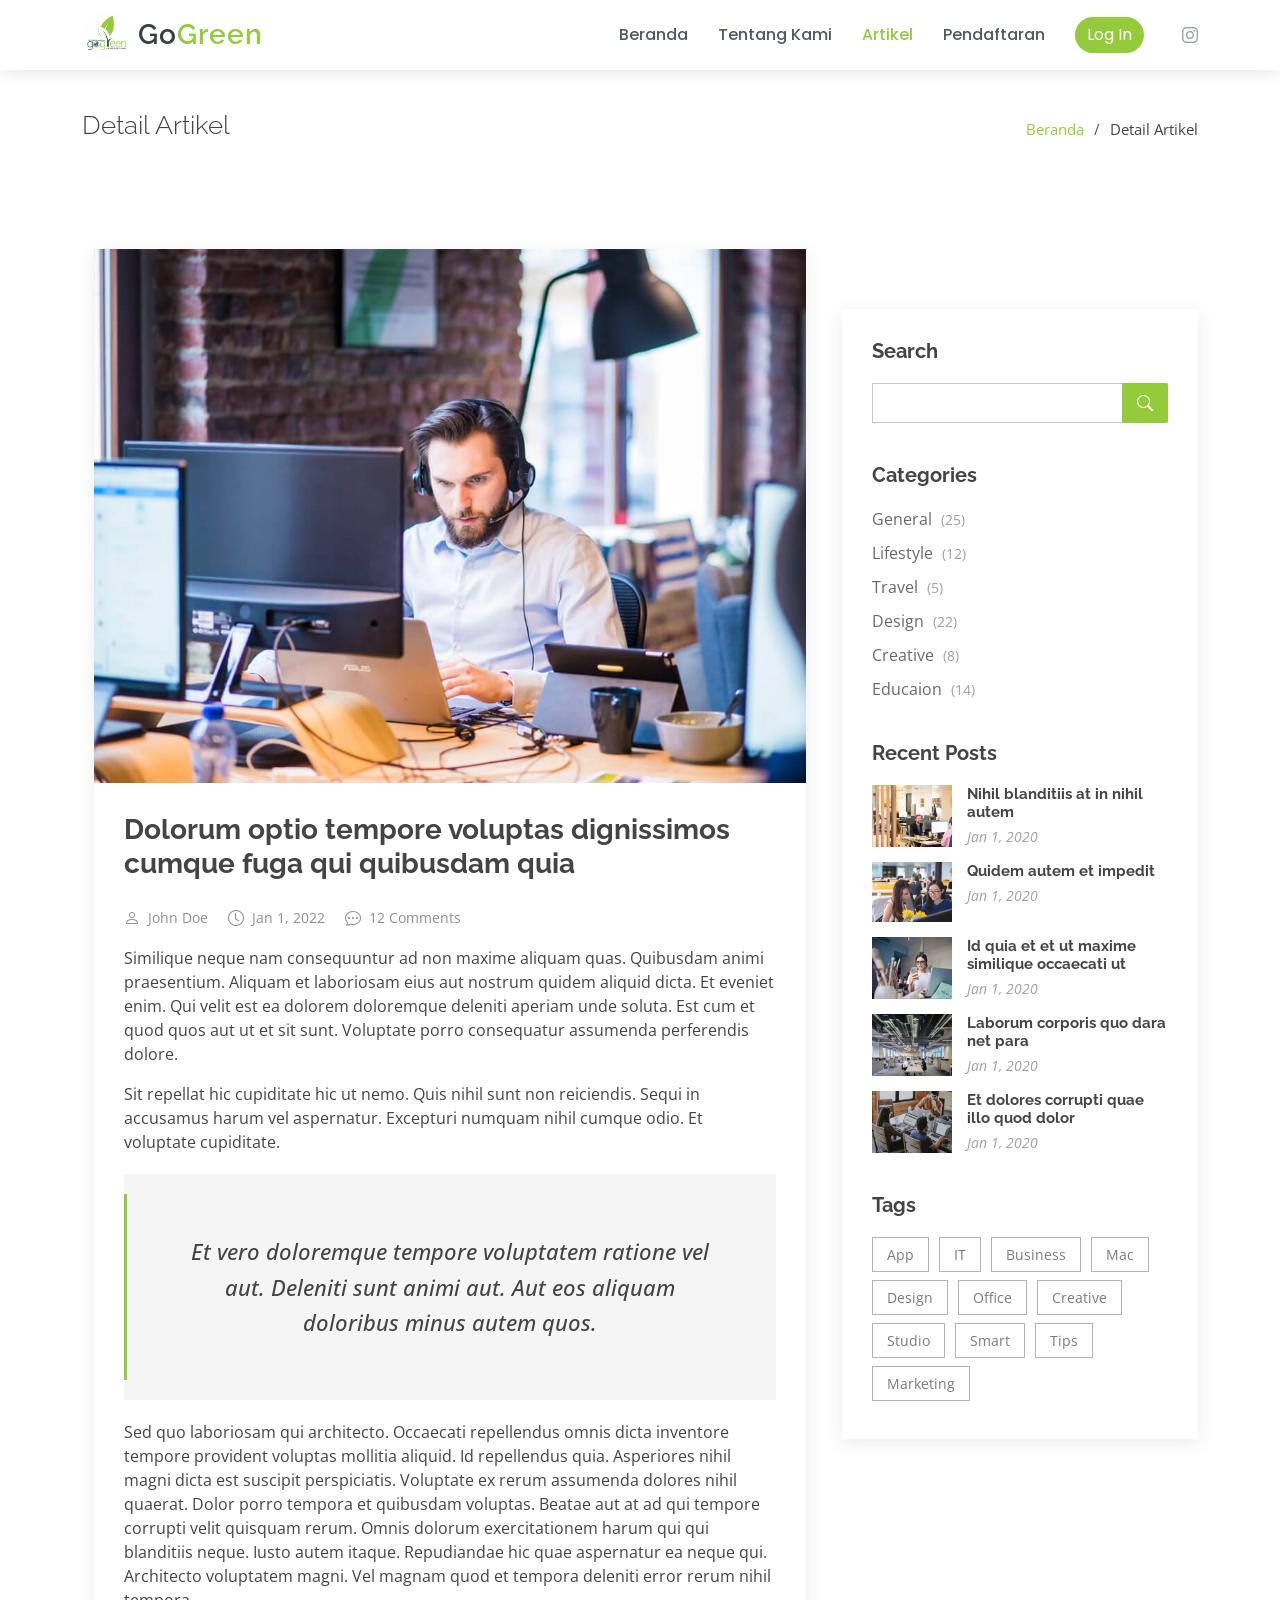
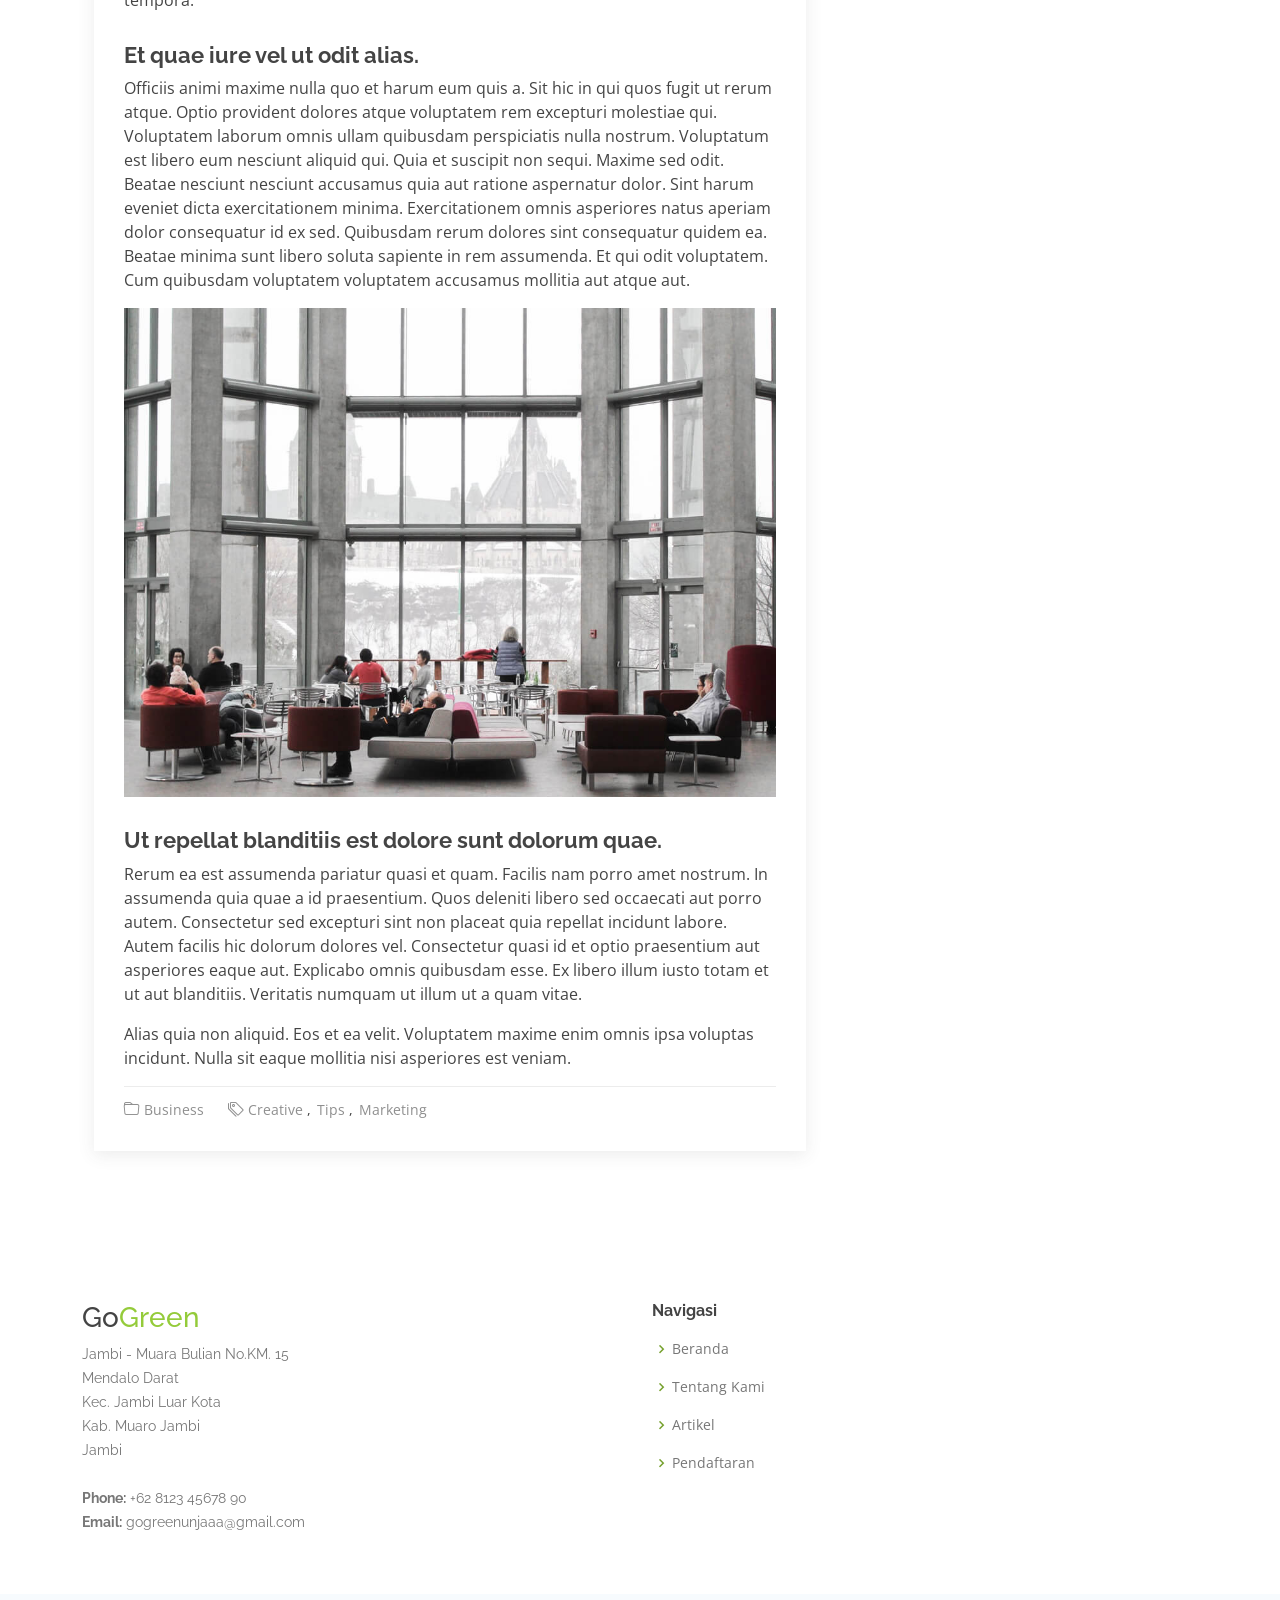
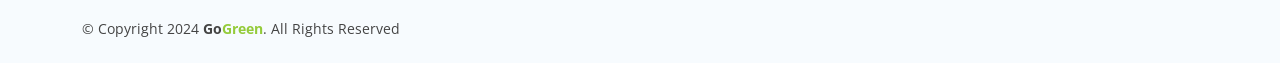
<file: detail_article.html>
<!DOCTYPE html>
<html lang="en">

<head>
  <meta charset="utf-8">
  <meta content="width=device-width, initial-scale=1.0" name="viewport">

  <title>Detail Artikel - GoGreen</title>
  <meta content="" name="description">
  <meta content="" name="keywords">

  <!-- Favicons -->
  <link href="assets/img/favicon.png" rel="icon">
  <link href="assets/img/apple-touch-icon.png" rel="apple-touch-icon">

  <!-- Google Fonts -->
  <link href="https://fonts.googleapis.com" rel="preconnect">
  <link href="https://fonts.gstatic.com" rel="preconnect" crossorigin>
  <link href="https://fonts.googleapis.com/css2?family=Roboto:ital,wght@0,100;0,300;0,400;0,500;0,700;0,900;1,100;1,300;1,400;1,500;1,700;1,900&family=Poppins:ital,wght@0,100;0,200;0,300;0,400;0,500;0,600;0,700;0,800;0,900;1,100;1,200;1,300;1,400;1,500;1,600;1,700;1,800;1,900&family=Nunito:ital,wght@0,200;0,300;0,400;0,500;0,600;0,700;0,800;0,900;1,200;1,300;1,400;1,500;1,600;1,700;1,800;1,900&display=swap" rel="stylesheet">
  <link href="https://fonts.googleapis.com/css?family=Open+Sans:300,300i,400,400i,600,600i,700,700i|Raleway:300,300i,400,400i,500,500i,600,600i,700,700i|Poppins:300,300i,400,400i,500,500i,600,600i,700,700i" rel="stylesheet">

  <!-- Vendor CSS Files -->
  <link href="assets/vendor/bootstrap/css/bootstrap.min.css" rel="stylesheet">
  <link href="assets/vendor/bootstrap-icons/bootstrap-icons.css" rel="stylesheet">
  <link href="assets/vendor/boxicons/css/boxicons.min.css" rel="stylesheet">
  <link href="assets/vendor/glightbox/css/glightbox.min.css" rel="stylesheet">
  <link href="assets/vendor/swiper/swiper-bundle.min.css" rel="stylesheet">

  <!-- <link href="assets/vendor/next/aos/aos.css" rel="stylesheet"> -->
  <!-- <link href="assets/vendor/next/glightbox/css/glightbox.min.css" rel="stylesheet"> -->

  <!-- Template Main CSS File -->
  <link href="assets/css/style.css" rel="stylesheet">

</head>

<body>

  <!-- ======= Header ======= -->
  <header id="header" class="fixed-top d-flex align-items-center">
    <div class="container d-flex align-items-center">
      <div class="logo align-items-center me-auto row">
        <div class="col-3"><a href="index.html"><img src="assets/img/logo.png" alt="" class="d-inline-block align-text-top"></a></div>
        <div class="col-9 d-flex align-items-center"><h1 style="text-transform: none ;"><a href="index.html">Go<span style="color: #94CB3A;">Green</span></a></h1></div>
      </div>

      <nav id="navbar" class="navbar order-last order-lg-0">
        <ul>
          <li><a class="nav-link scrollto" href="index.html">Beranda</a></li>
          <li><a class="nav-link scrollto" href="about_us.html">Tentang Kami</a></li>
          <li><a class="nav-link scrollto active" href="article.html">Artikel</a></li>
          <li><a class="nav-link scrollto" href="register.html">Pendaftaran</a></li>
          <li><a class="nav-link scrollto" href="login.html"><button class="btn btn-primary" type="submit" style="border-radius: 24px;border:none;background-color: #94CB3A;">Log In</button></a></li>
        </ul>
        <i class="bi bi-list mobile-nav-toggle"></i>
      </nav><!-- .navbar -->

      <div class="header-social-links d-flex align-items-center">
        <a href="https://www.instagram.com/gogreen.unja/" target="_blank" class="instagram"><i class="bi bi-instagram"></i></a>
      </div>

    </div>
  </header><!-- End Header -->

  <main id="main">

    <!-- ======= Breadcrumbs ======= -->
    <section class="breadcrumbs">
      <div class="container">

        <div class="d-flex justify-content-between align-items-center">
          <h2>Detail Artikel</h2>
          <ol>
            <li><a href="index.html">Beranda</a></li>
            <li>Detail Artikel</li>
          </ol>
        </div>

      </div>
    </section><!-- End Breadcrumbs -->

    <section class="inner-page">
      <div class="container">
        <div class="row">
  
          <div class="col-lg-8">
  
            <!-- Blog Details Section -->
            <div id="blog-details" class="blog-details section">
              <div class="container">
  
                <article class="article">
  
                  <div class="post-img">
                    <img src="assets/img/blog/blog-1.jpg" alt="" class="img-fluid">
                  </div>
  
                  <h2 class="title">Dolorum optio tempore voluptas dignissimos cumque fuga qui quibusdam quia</h2>
  
                  <div class="meta-top">
                    <ul>
                      <li class="d-flex align-items-center"><i class="bi bi-person"></i> <a href="detail_article.html">John Doe</a></li>
                      <li class="d-flex align-items-center"><i class="bi bi-clock"></i> <a href="detail_article.html"><time datetime="2020-01-01">Jan 1, 2022</time></a></li>
                      <li class="d-flex align-items-center"><i class="bi bi-chat-dots"></i> <a href="detail_article.html">12 Comments</a></li>
                    </ul>
                  </div><!-- End meta top -->
  
                  <div class="content">
                    <p>
                      Similique neque nam consequuntur ad non maxime aliquam quas. Quibusdam animi praesentium. Aliquam et laboriosam eius aut nostrum quidem aliquid dicta.
                      Et eveniet enim. Qui velit est ea dolorem doloremque deleniti aperiam unde soluta. Est cum et quod quos aut ut et sit sunt. Voluptate porro consequatur assumenda perferendis dolore.
                    </p>
  
                    <p>
                      Sit repellat hic cupiditate hic ut nemo. Quis nihil sunt non reiciendis. Sequi in accusamus harum vel aspernatur. Excepturi numquam nihil cumque odio. Et voluptate cupiditate.
                    </p>
  
                    <blockquote>
                      <p>
                        Et vero doloremque tempore voluptatem ratione vel aut. Deleniti sunt animi aut. Aut eos aliquam doloribus minus autem quos.
                      </p>
                    </blockquote>
  
                    <p>
                      Sed quo laboriosam qui architecto. Occaecati repellendus omnis dicta inventore tempore provident voluptas mollitia aliquid. Id repellendus quia. Asperiores nihil magni dicta est suscipit perspiciatis. Voluptate ex rerum assumenda dolores nihil quaerat.
                      Dolor porro tempora et quibusdam voluptas. Beatae aut at ad qui tempore corrupti velit quisquam rerum. Omnis dolorum exercitationem harum qui qui blanditiis neque.
                      Iusto autem itaque. Repudiandae hic quae aspernatur ea neque qui. Architecto voluptatem magni. Vel magnam quod et tempora deleniti error rerum nihil tempora.
                    </p>
  
                    <h3>Et quae iure vel ut odit alias.</h3>
                    <p>
                      Officiis animi maxime nulla quo et harum eum quis a. Sit hic in qui quos fugit ut rerum atque. Optio provident dolores atque voluptatem rem excepturi molestiae qui. Voluptatem laborum omnis ullam quibusdam perspiciatis nulla nostrum. Voluptatum est libero eum nesciunt aliquid qui.
                      Quia et suscipit non sequi. Maxime sed odit. Beatae nesciunt nesciunt accusamus quia aut ratione aspernatur dolor. Sint harum eveniet dicta exercitationem minima. Exercitationem omnis asperiores natus aperiam dolor consequatur id ex sed. Quibusdam rerum dolores sint consequatur quidem ea.
                      Beatae minima sunt libero soluta sapiente in rem assumenda. Et qui odit voluptatem. Cum quibusdam voluptatem voluptatem accusamus mollitia aut atque aut.
                    </p>
                    <img src="assets/img/blog/blog-inside-post.jpg" class="img-fluid" alt="">
  
                    <h3>Ut repellat blanditiis est dolore sunt dolorum quae.</h3>
                    <p>
                      Rerum ea est assumenda pariatur quasi et quam. Facilis nam porro amet nostrum. In assumenda quia quae a id praesentium. Quos deleniti libero sed occaecati aut porro autem. Consectetur sed excepturi sint non placeat quia repellat incidunt labore. Autem facilis hic dolorum dolores vel.
                      Consectetur quasi id et optio praesentium aut asperiores eaque aut. Explicabo omnis quibusdam esse. Ex libero illum iusto totam et ut aut blanditiis. Veritatis numquam ut illum ut a quam vitae.
                    </p>
                    <p>
                      Alias quia non aliquid. Eos et ea velit. Voluptatem maxime enim omnis ipsa voluptas incidunt. Nulla sit eaque mollitia nisi asperiores est veniam.
                    </p>
  
                  </div><!-- End post content -->
  
                  <div class="meta-bottom">
                    <i class="bi bi-folder"></i>
                    <ul class="cats">
                      <li><a href="#">Business</a></li>
                    </ul>
  
                    <i class="bi bi-tags"></i>
                    <ul class="tags">
                      <li><a href="#">Creative</a></li>
                      <li><a href="#">Tips</a></li>
                      <li><a href="#">Marketing</a></li>
                    </ul>
                  </div><!-- End meta bottom -->
  
                </article>
  
              </div>
            </div><!-- /Blog Details Section -->
          </div>
  
          <div class="col-lg-4 sidebar">
  
            <div class="widgets-container">
  
              <!-- Search Widget -->
              <div class="search-widget widget-item">
  
                <h3 class="widget-title">Search</h3>
                <form action="">
                  <input type="text">
                  <button type="submit"><i class="bi bi-search"></i></button>
                </form>
  
              </div><!--/Search Widget -->
  
              <!-- Categories Widget -->
              <div class="categories-widget widget-item">
  
                <h3 class="widget-title">Categories</h3>
                <ul class="mt-3">
                  <li><a href="#">General <span>(25)</span></a></li>
                  <li><a href="#">Lifestyle <span>(12)</span></a></li>
                  <li><a href="#">Travel <span>(5)</span></a></li>
                  <li><a href="#">Design <span>(22)</span></a></li>
                  <li><a href="#">Creative <span>(8)</span></a></li>
                  <li><a href="#">Educaion <span>(14)</span></a></li>
                </ul>
  
              </div><!--/Categories Widget -->
  
              <!-- Recent Posts Widget -->
              <div class="recent-posts-widget widget-item">
  
                <h3 class="widget-title">Recent Posts</h3>
  
                <div class="post-item">
                  <img src="assets/img/blog/blog-recent-1.jpg" alt="" class="flex-shrink-0">
                  <div>
                    <h4><a href="detail_article.html">Nihil blanditiis at in nihil autem</a></h4>
                    <time datetime="2020-01-01">Jan 1, 2020</time>
                  </div>
                </div><!-- End recent post item-->
  
                <div class="post-item">
                  <img src="assets/img/blog/blog-recent-2.jpg" alt="" class="flex-shrink-0">
                  <div>
                    <h4><a href="detail_article.html">Quidem autem et impedit</a></h4>
                    <time datetime="2020-01-01">Jan 1, 2020</time>
                  </div>
                </div><!-- End recent post item-->
  
                <div class="post-item">
                  <img src="assets/img/blog/blog-recent-3.jpg" alt="" class="flex-shrink-0">
                  <div>
                    <h4><a href="detail_article.html">Id quia et et ut maxime similique occaecati ut</a></h4>
                    <time datetime="2020-01-01">Jan 1, 2020</time>
                  </div>
                </div><!-- End recent post item-->
  
                <div class="post-item">
                  <img src="assets/img/blog/blog-recent-4.jpg" alt="" class="flex-shrink-0">
                  <div>
                    <h4><a href="detail_article.html">Laborum corporis quo dara net para</a></h4>
                    <time datetime="2020-01-01">Jan 1, 2020</time>
                  </div>
                </div><!-- End recent post item-->
  
                <div class="post-item">
                  <img src="assets/img/blog/blog-recent-5.jpg" alt="" class="flex-shrink-0">
                  <div>
                    <h4><a href="detail_article.html">Et dolores corrupti quae illo quod dolor</a></h4>
                    <time datetime="2020-01-01">Jan 1, 2020</time>
                  </div>
                </div><!-- End recent post item-->
  
              </div><!--/Recent Posts Widget -->
  
              <!-- Tags Widget -->
              <div class="tags-widget widget-item">
  
                <h3 class="widget-title">Tags</h3>
                <ul>
                  <li><a href="#">App</a></li>
                  <li><a href="#">IT</a></li>
                  <li><a href="#">Business</a></li>
                  <li><a href="#">Mac</a></li>
                  <li><a href="#">Design</a></li>
                  <li><a href="#">Office</a></li>
                  <li><a href="#">Creative</a></li>
                  <li><a href="#">Studio</a></li>
                  <li><a href="#">Smart</a></li>
                  <li><a href="#">Tips</a></li>
                  <li><a href="#">Marketing</a></li>
                </ul>
  
              </div><!--/Tags Widget -->
  
            </div>
  
          </div>
  
        </div>
      </div>
    </section>

  </main><!-- End #main -->

  <!-- ======= Footer ======= -->
  <footer id="footer">

    <div class="footer-top">
      <div class="container">
        <div class="row">

          <div class="col-lg-6 col-md-6 footer-contact">
            <h3>Go<span class="green">Green</span></h3>
            <p>
              Jambi - Muara Bulian No.KM. 15 <br>
              Mendalo Darat<br>
              Kec. Jambi Luar Kota<br>
              Kab. Muaro Jambi <br>
              Jambi<br><br>
              <strong>Phone:</strong> +62 8123 45678 90<br>
              <strong>Email:</strong> gogreenunjaaa@gmail.com<br>
            </p>
          </div>

          <div class="col-lg-6 col-md-6 footer-links">
            <h4>Navigasi</h4>
            <ul>
              <li><i class="bx bx-chevron-right"></i> <a href="index.html">Beranda</a></li>
              <li><i class="bx bx-chevron-right"></i> <a href="about_us.html">Tentang Kami</a></li>
              <li><i class="bx bx-chevron-right"></i> <a href="article.html">Artikel</a></li>
              <li><i class="bx bx-chevron-right"></i> <a href="register.html">Pendaftaran</a></li>
            </ul>
          </div>
        </div>
      </div>
    </div>

    <div class="container d-md-flex py-4">
      <div class="text-center">
        <div class="copyright align-items-center">
          &copy; Copyright 2024 <strong><span>Go<span class="green">Green</span></span></strong>. All Rights Reserved
        </div>
      </div>
    </div>
  </footer><!-- End Footer -->

  <a href="#" class="back-to-top d-flex align-items-center justify-content-center"><i class="bi bi-arrow-up-short"></i></a>

  <!-- Vendor JS Files -->
  <script src="assets/vendor/purecounter/purecounter_vanilla.js"></script>
  <script src="assets/vendor/bootstrap/js/bootstrap.bundle.min.js"></script>
  <script src="assets/vendor/glightbox/js/glightbox.min.js"></script>
  <script src="assets/vendor/isotope-layout/isotope.pkgd.min.js"></script>
  <script src="assets/vendor/swiper/swiper-bundle.min.js"></script>
  <script src="assets/vendor/waypoints/noframework.waypoints.js"></script>
  <script src="assets/vendor/php-email-form/validate.js"></script>

  <!-- Template Main JS File -->
  <script src="assets/js/main.js"></script>

</body>

</html>
</file>
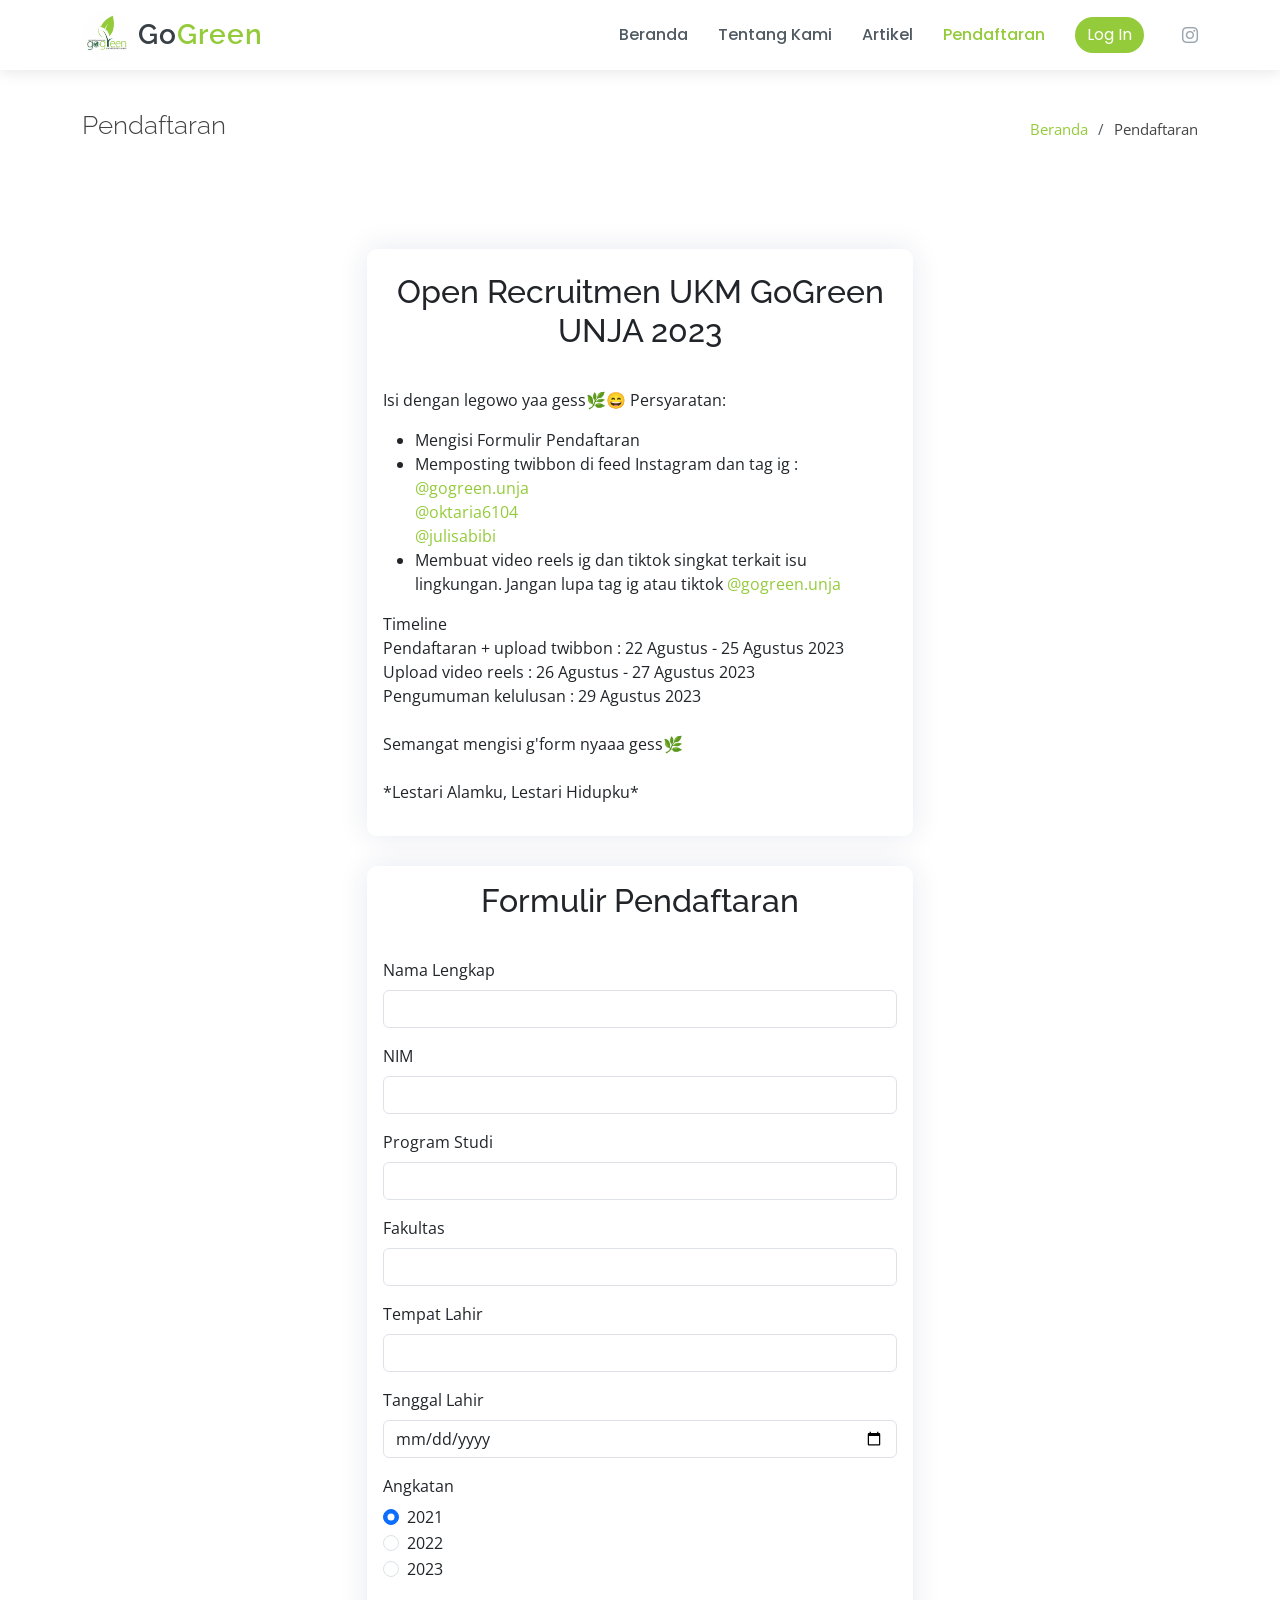
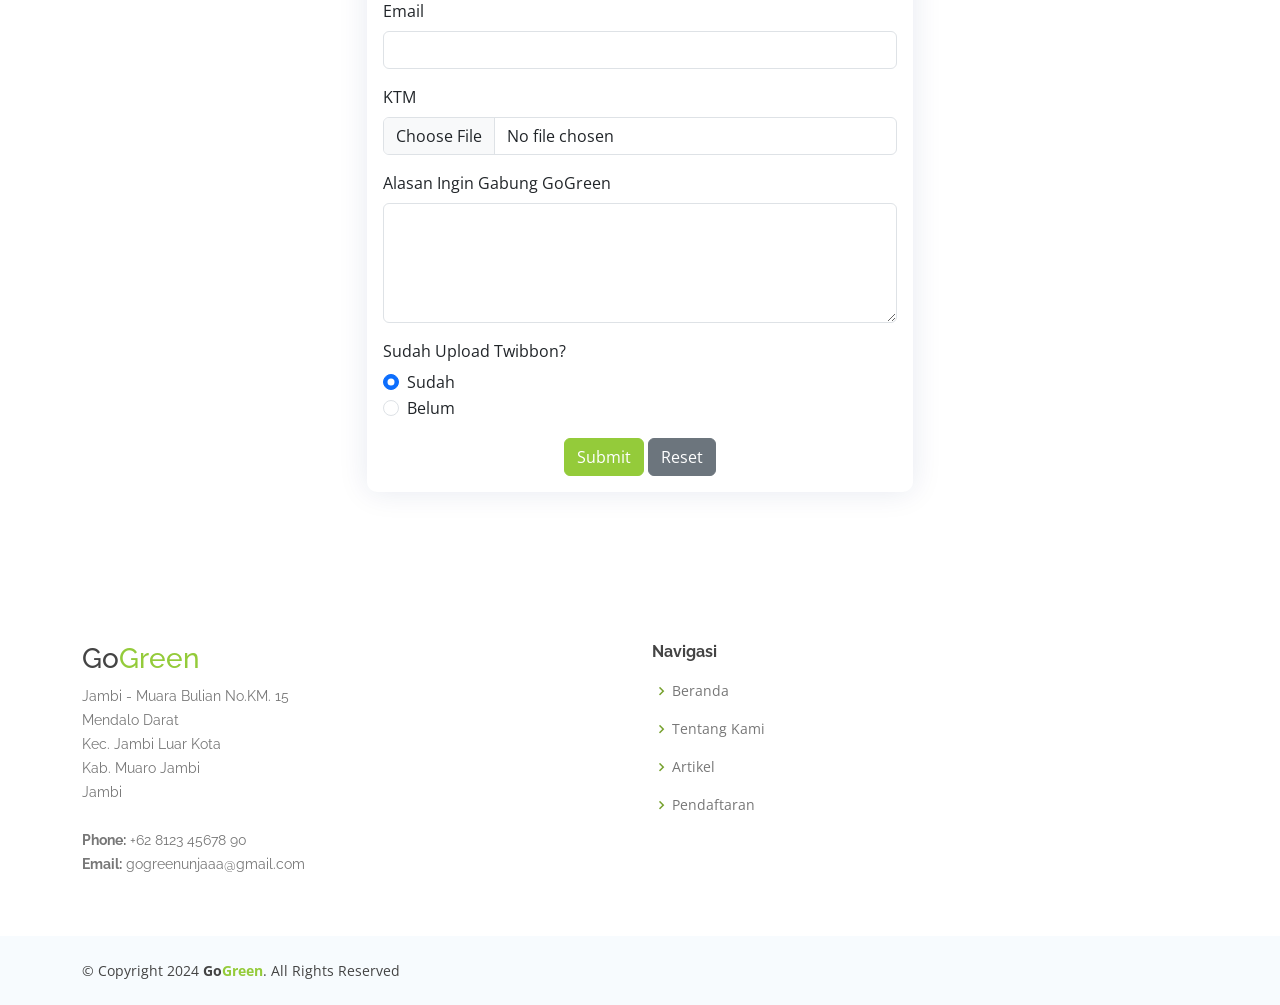
<file: register.html>
<!DOCTYPE html>
<html lang="en">

<head>
  <meta charset="utf-8">
  <meta content="width=device-width, initial-scale=1.0" name="viewport">

  <title>Pendaftaran - GoGreen</title>
  <meta content="" name="description">
  <meta content="" name="keywords">

  <!-- Favicons -->
  <link href="assets/img/favicon.png" rel="icon">
  <link href="assets/img/apple-touch-icon.png" rel="apple-touch-icon">

  <!-- Google Fonts -->
  <link href="https://fonts.googleapis.com/css?family=Open+Sans:300,300i,400,400i,600,600i,700,700i|Raleway:300,300i,400,400i,500,500i,600,600i,700,700i|Poppins:300,300i,400,400i,500,500i,600,600i,700,700i" rel="stylesheet">

  <!-- Vendor CSS Files -->
  <link href="assets/vendor/bootstrap/css/bootstrap.min.css" rel="stylesheet">
  <link href="assets/vendor/bootstrap-icons/bootstrap-icons.css" rel="stylesheet">
  <link href="assets/vendor/boxicons/css/boxicons.min.css" rel="stylesheet">
  <link href="assets/vendor/glightbox/css/glightbox.min.css" rel="stylesheet">
  <link href="assets/vendor/swiper/swiper-bundle.min.css" rel="stylesheet">

  <!-- Template Main CSS File -->
  <link href="assets/css/style.css" rel="stylesheet">

</head>

<body>

  <!-- ======= Header ======= -->
  <header id="header" class="fixed-top d-flex align-items-center">
    <div class="container d-flex align-items-center">
      <div class="logo align-items-center me-auto row">
        <div class="col-3"><a href="index.html"><img src="assets/img/logo.png" alt="" class="d-inline-block align-text-top"></a></div>
        <div class="col-9 d-flex align-items-center"><h1 style="text-transform: none ;"><a href="index.html">Go<span style="color: #94CB3A;">Green</span></a></h1></div>
      </div>

      <nav id="navbar" class="navbar order-last order-lg-0">
        <ul>
          <li><a class="nav-link scrollto" href="index.html">Beranda</a></li>
          <li><a class="nav-link scrollto" href="about_us.html">Tentang Kami</a></li>
          <li><a class="nav-link scrollto" href="article.html">Artikel</a></li>
          <li><a class="nav-link scrollto active" href="#header">Pendaftaran</a></li>
          <li><a class="nav-link scrollto" href="login.html"><button class="btn btn-primary" type="submit" style="border-radius: 24px;border:none;background-color: #94CB3A;">Log In</button></a></li>
        </ul>
        <i class="bi bi-list mobile-nav-toggle"></i>
      </nav><!-- .navbar -->

      <div class="header-social-links d-flex align-items-center">
        <a href="https://www.instagram.com/gogreen.unja/" target="_blank" class="instagram"><i class="bi bi-instagram"></i></a>
      </div>

    </div>
  </header><!-- End Header -->

  <main id="main">

    <!-- ======= Breadcrumbs ======= -->
    <section class="breadcrumbs">
      <div class="container">

        <div class="d-flex justify-content-between align-items-center">
          <h2>Pendaftaran</h2>
          <ol>
            <li><a href="index.html">Beranda</a></li>
            <li>Pendaftaran</li>
          </ol>
        </div>

      </div>
    </section><!-- End Breadcrumbs -->

    <section class="inner-page">
      <div class="container">
        <div class="row justify-content-center">
          <div class="col-lg-6">
            <div class="card">
              <div class="card-body pt-4">
                <h2 class="card-title section-title">Open Recruitmen UKM Go<span>Green</span> UNJA 2023</h2>
                <p>
                  Isi dengan legowo yaa gess🌿😄
                  Persyaratan:
                  <ul>
                    <li>Mengisi Formulir Pendaftaran</li>
                    <li>Memposting twibbon di feed Instagram dan tag ig : <br>
                      <a href="instagram.com/gogreen.unja" target="_blank">@gogreen.unja</a><br>
                      <a href="instagram.com/oktaria6104" target="_blank">@oktaria6104</a><br>
                      <a href="instagram.com/julisabibi" target="_blank">@julisabibi</a><br>
                    </li>
                    <li>Membuat video reels ig dan tiktok singkat terkait isu lingkungan. Jangan lupa tag ig atau tiktok <a href="instagram.com/gogreen.unja" target="_blank">@gogreen.unja</a></li>
                  </ul>
                </p>
                <p>
                  Timeline <br>
                  Pendaftaran + upload twibbon : 22 Agustus - 25 Agustus 2023 <br>
                  Upload video reels : 26 Agustus - 27 Agustus 2023 <br>
                  Pengumuman kelulusan : 29 Agustus 2023 <br> <br>
                  Semangat mengisi g'form nyaaa gess🌿 <br> <br>
                  *Lestari Alamku, Lestari Hidupku*
                </p>
              </div>
            </div>
          </div>
        </div>
        <div class="row align-items-center justify-content-center">
          <div class="col-lg-6">
            <div class="card">
              <div class="card-body">
                <h2 class="card-title section-title">Formulir Pendaftaran</h2>
  
                <!-- Formulir Pendaftaran -->
                <form class="row g-3">
                  <div class="col-12">
                    <label for="inputNanme4" class="form-label">Nama Lengkap</label>
                    <input type="text" class="form-control" id="inputNanme4">
                  </div>
                  <div class="col-12">
                    <label for="inputNIM4" class="form-label">NIM</label>
                    <input type="text" class="form-control" id="inputNIM4">
                  </div>
                  <div class="col-12">
                    <label for="inputProdi4" class="form-label">Program Studi</label>
                    <input type="text" class="form-control" id="inputProdi4">
                  </div>
                  <div class="col-12">
                    <label for="inputFakultas4" class="form-label">Fakultas</label>
                    <input type="text" class="form-control" id="inputFakultas4">
                  </div>
                  <div class="col-12">
                    <label for="inputTempat4" class="form-label">Tempat Lahir</label>
                    <input type="text" class="form-control" id="inputTempat4">
                  </div>
                  <div class="col-12">
                    <label for="inputTanggalLahir4" class="form-label">Tanggal Lahir</label>
                    <input type="date" class="form-control" id="inputTanggalLahir4">
                  </div>
                  <div class="col-12">
                    <legend class="col-form-label col-sm-12 pt-0">Angkatan</legend>
                    <div class="form-check">
                      <input class="form-check-input" type="radio" name="gridRadios" id="gridRadios1" value="option1" checked>
                      <label class="form-check-label" for="gridRadios1">
                        2021
                      </label>
                    </div>
                    <div class="form-check">
                      <input class="form-check-input" type="radio" name="gridRadios" id="gridRadios2" value="option2">
                      <label class="form-check-label" for="gridRadios2">
                        2022
                      </label>
                    </div>
                    <div class="form-check">
                      <input class="form-check-input" type="radio" name="gridRadios" id="gridRadios3" value="option3">
                      <label class="form-check-label" for="gridRadios3">
                        2023
                      </label>
                    </div>
                  </div>
                  <div class="col-12">
                    <label for="inputEmail4" class="form-label">Email</label>
                    <input type="email" class="form-control" id="inputEmail4">
                  </div>
                  <div class="col-12">
                    <label for="inputKTM4" class="form-label">KTM</label>
                    <input type="file" class="form-control" id="inputTempat4">
                  </div>
                  <div class="col-12">
                    <label for="inputAlasan4" class="form-label">Alasan Ingin Gabung GoGreen</label>
                    <textarea class="form-control" style="height: 120px"></textarea>
                  </div>
                  <div class="col-12">
                    <legend class="col-form-label col-sm-12 pt-0">Sudah Upload Twibbon?</legend>
                    <div class="form-check">
                      <input class="form-check-input" type="radio" name="twibbon" id="gridRadios4" value="option4" checked>
                      <label class="form-check-label" for="gridRadios4">
                        Sudah
                      </label>
                    </div>
                    <div class="form-check">
                      <input class="form-check-input" type="radio" name="twibbon" id="gridRadios5" value="option5">
                      <label class="form-check-label" for="gridRadios5">
                        Belum
                      </label>
                    </div>
                  </div>
                  <div class="text-center">
                    <button type="submit" class="btn btn-primary">Submit</button>
                    <button type="reset" class="btn btn-secondary">Reset</button>
                  </div>
                </form><!-- Vertical Form -->
  
              </div>
            </div>
          </div>
        </div>
      </div>
    </section>

  </main><!-- End #main -->

  <!-- ======= Footer ======= -->
  <footer id="footer">

    <div class="footer-top">
      <div class="container">
        <div class="row">

          <div class="col-lg-6 col-md-6 footer-contact">
            <h3>Go<span class="green">Green</span></h3>
            <p>
              Jambi - Muara Bulian No.KM. 15 <br>
              Mendalo Darat<br>
              Kec. Jambi Luar Kota<br>
              Kab. Muaro Jambi <br>
              Jambi<br><br>
              <strong>Phone:</strong> +62 8123 45678 90<br>
              <strong>Email:</strong> gogreenunjaaa@gmail.com<br>
            </p>
          </div>

          <div class="col-lg-6 col-md-6 footer-links">
            <h4>Navigasi</h4>
            <ul>
              <li><i class="bx bx-chevron-right"></i> <a href="index.html">Beranda</a></li>
              <li><i class="bx bx-chevron-right"></i> <a href="about_us.html">Tentang Kami</a></li>
              <li><i class="bx bx-chevron-right"></i> <a href="article.html">Artikel</a></li>
              <li><i class="bx bx-chevron-right"></i> <a href="#header">Pendaftaran</a></li>
            </ul>
          </div>
        </div>
      </div>
    </div>

    <div class="container d-md-flex py-4">
      <div class="text-center">
        <div class="copyright align-items-center">
          &copy; Copyright 2024 <strong><span>Go<span class="green">Green</span></span></strong>. All Rights Reserved
        </div>
      </div>
    </div>
  </footer><!-- End Footer -->

  <a href="#" class="back-to-top d-flex align-items-center justify-content-center"><i class="bi bi-arrow-up-short"></i></a>

  <!-- Vendor JS Files -->
  <script src="assets/vendor/purecounter/purecounter_vanilla.js"></script>
  <script src="assets/vendor/bootstrap/js/bootstrap.bundle.min.js"></script>
  <script src="assets/vendor/glightbox/js/glightbox.min.js"></script>
  <script src="assets/vendor/isotope-layout/isotope.pkgd.min.js"></script>
  <script src="assets/vendor/swiper/swiper-bundle.min.js"></script>
  <script src="assets/vendor/waypoints/noframework.waypoints.js"></script>
  <script src="assets/vendor/php-email-form/validate.js"></script>

  <!-- Template Main JS File -->
  <script src="assets/js/main.js"></script>

</body>

</html>
</file>
<file: assets/css/style.css>
/**
* Template Name: Lumia
* Template URL: https://bootstrapmade.com/lumia-bootstrap-business-template/
* Updated: Mar 17 2024 with Bootstrap v5.3.3
* Author: BootstrapMade.com
* License: https://bootstrapmade.com/license/
*/

/*--------------------------------------------------------------
# General
--------------------------------------------------------------*/
body {
  font-family: "Open Sans", sans-serif;
  color: #444444;
}

a {
  color: #94CB3A;
  text-decoration: none;
}

a:hover {
  color: #76A12E;
  text-decoration: none;
}

h1,
h2,
h3,
h4,
h5,
h6 {
  font-family: "Raleway", sans-serif;
}

.green {
  color: #94CB3A;
}

/* Global Colors */
:root {
  /* Background Color - This color is applied to the background of the entire website as well as individual sections. */
  --background-color: #ffffff;

  /* Default Color - This is the default color used for the majority of the text content. */
  --default-color: #444444;

  /* Heading Color - This color is used for titles, headings and secondary elements. */
  --heading-color: #444444;

  /* Accent Color - This is the main accent color that represents your brand on the website. It's used for buttons, links, and other elements that need to stand out. */
  --accent-color: #94CB3A;

  /* Contrast Color - This is a color used for text when the background color is one of the heading, accent, or default colors. Its purpose is to ensure proper contrast and readability when placed over these more dominant colors. */
  --contrast-color: #ffffff;
}

/*--------------------------------------------------------------
# Back to top button
--------------------------------------------------------------*/
.back-to-top {
  position: fixed;
  visibility: hidden;
  opacity: 0;
  right: 15px;
  bottom: 15px;
  z-index: 996;
  background: #94CB3A;
  width: 40px;
  height: 40px;
  border-radius: 4px;
  transition: all 0.4s;
}

.back-to-top i {
  font-size: 28px;
  color: #fff;
  line-height: 0;
}

.back-to-top:hover {
  background: #76A12E;
  color: #fff;
}

.back-to-top.active {
  visibility: visible;
  opacity: 1;
}

/*--------------------------------------------------------------
# Header
--------------------------------------------------------------*/
#header {
  height: 70px;
  transition: all 0.5s;
  z-index: 997;
  transition: all 0.5s;
  background: #fff;
  box-shadow: 0px 2px 15px rgba(0, 0, 0, 0.1);
}

#header .logo h1 {
  font-size: 28px;
  margin: 0;
  font-weight: 600;
  letter-spacing: 1px;
  text-transform: uppercase;
  color: #384046;
}

#header .logo h1 a,
#header .logo h1 a:hover {
  color: #384046;
  text-decoration: none;
}

#header .logo img {
  max-height: 50px;
}

/*--------------------------------------------------------------
# Header Social Links
--------------------------------------------------------------*/
.header-social-links {
  margin: 0 0 0 30px;
}

.header-social-links a {
  color: #9ba6af;
  padding-left: 8px;
  display: inline-block;
  line-height: 0px;
  transition: 0.3s;
}

.header-social-links a i {
  line-height: 0;
}

.header-social-links a:hover {
  color: #94CB3A;
}

@media (max-width: 768px) {
  .header-social-links {
    margin: 0 15px 0 0;
  }
}

/*--------------------------------------------------------------
# Navigation Menu
--------------------------------------------------------------*/
/**
* Desktop Navigation 
*/
.navbar {
  padding: 0;
}

.navbar ul {
  margin: 0;
  padding: 0;
  display: flex;
  list-style: none;
  align-items: center;
}

.navbar li {
  position: relative;
}

.navbar a,
.navbar a:focus {
  display: flex;
  align-items: center;
  justify-content: space-between;
  padding: 10px 0 10px 30px;
  font-family: "Poppins", sans-serif;
  font-size: 16px;
  font-weight: 500;
  color: #4f5a62;
  white-space: nowrap;
  transition: 0.3s;
}

.navbar a i,
.navbar a:focus i {
  font-size: 12px;
  line-height: 0;
  margin-left: 5px;
}

.navbar a:hover,
.navbar .active,
.navbar .active:focus,
.navbar li:hover>a {
  color: #94CB3A;
}

.navbar .btn-primary:hover {
  background: #A1CA5E;
}

.navbar .dropdown ul {
  display: block;
  position: absolute;
  left: 14px;
  top: calc(100% + 30px);
  margin: 0;
  padding: 10px 0;
  z-index: 99;
  opacity: 0;
  visibility: hidden;
  background: #fff;
  box-shadow: 0px 0px 30px rgba(127, 137, 161, 0.25);
  transition: 0.3s;
}

.navbar .dropdown ul li {
  min-width: 200px;
}

.navbar .dropdown ul a {
  padding: 10px 20px;
  font-size: 14px;
  font-weight: 400;
  color: #21262a;
}

.navbar .dropdown ul a i {
  font-size: 12px;
}

.navbar .dropdown ul a:hover,
.navbar .dropdown ul .active:hover,
.navbar .dropdown ul li:hover>a {
  color: #94CB3A;
}

.navbar .dropdown:hover>ul {
  opacity: 1;
  top: 100%;
  visibility: visible;
}

.navbar .dropdown .dropdown ul {
  top: 0;
  left: calc(100% - 30px);
  visibility: hidden;
}

.navbar .dropdown .dropdown:hover>ul {
  opacity: 1;
  top: 0;
  left: 100%;
  visibility: visible;
}

@media (max-width: 1366px) {
  .navbar .dropdown .dropdown ul {
    left: -90%;
  }

  .navbar .dropdown .dropdown:hover>ul {
    left: -100%;
  }
}

/**
* Mobile Navigation 
*/
.mobile-nav-toggle {
  color: #384046;
  font-size: 28px;
  cursor: pointer;
  display: none;
  line-height: 0;
  transition: 0.5s;
}

.mobile-nav-toggle.bi-x {
  color: #fff;
}

@media (max-width: 991px) {
  .mobile-nav-toggle {
    display: block;
  }

  .navbar ul {
    display: none;
  }
}

.navbar-mobile {
  position: fixed;
  overflow: hidden;
  top: 0;
  right: 0;
  left: 0;
  bottom: 0;
  background: rgba(33, 38, 42, 0.9);
  transition: 0.3s;
  z-index: 999;
}

.navbar-mobile .mobile-nav-toggle {
  position: absolute;
  top: 15px;
  right: 15px;
}

.navbar-mobile ul {
  display: block;
  position: absolute;
  top: 55px;
  right: 15px;
  bottom: 15px;
  left: 15px;
  padding: 10px 0;
  background-color: #fff;
  overflow-y: auto;
  transition: 0.3s;
}

.navbar-mobile a,
.navbar-mobile a:focus {
  padding: 10px 20px;
  font-size: 15px;
  color: #384046;
}

.navbar-mobile a:hover,
.navbar-mobile .active,
.navbar-mobile li:hover>a {
  color: #94CB3A;
}

.navbar-mobile .getstarted,
.navbar-mobile .getstarted:focus {
  margin: 15px;
}

.navbar-mobile .dropdown ul {
  position: static;
  display: none;
  margin: 10px 20px;
  padding: 10px 0;
  z-index: 99;
  opacity: 1;
  visibility: visible;
  background: #fff;
  box-shadow: 0px 0px 30px rgba(127, 137, 161, 0.25);
}

.navbar-mobile .dropdown ul li {
  min-width: 200px;
}

.navbar-mobile .dropdown ul a {
  padding: 10px 20px;
}

.navbar-mobile .dropdown ul a i {
  font-size: 12px;
}

.navbar-mobile .dropdown ul a:hover,
.navbar-mobile .dropdown ul .active:hover,
.navbar-mobile .dropdown ul li:hover>a {
  color: #94CB3A;
}

.navbar-mobile .dropdown>.dropdown-active {
  display: block;
}

/*--------------------------------------------------------------
# Hero Section
--------------------------------------------------------------*/
#hero {
  width: 100%;
  height: 60vh;
  background: url("../img/hero-bg.jpg") center center;
  background-size: cover;
  position: relative;
  margin-top: 70px;
  padding: 0;
}

#hero:before {
  content: "";
  background: rgba(56, 64, 70, 0.7);
  position: absolute;
  bottom: 0;
  top: 0;
  left: 0;
  right: 0;
}

#hero .container {
  z-index: 2;
}

#hero h1 {
  margin: 0 0 10px 0;
  font-size: 48px;
  font-weight: 700;
  line-height: 56px;
  color: #fff;
}

#hero h1 span {
  color: #94CB3A;
}

#hero h2 {
  color: rgba(255, 255, 255, 0.8);
  margin-bottom: 5px;
  font-size: 24px;
}

#hero h3 {
  color: rgba(255, 255, 255, 0.8);
  margin-bottom: 30px;
  font-size: 16px;
}

#hero .btn-get-started {
  font-family: "Poppins", sans-serif;
  font-weight: 400;
  font-size: 13px;
  letter-spacing: 2px;
  display: inline-block;
  padding: 12px 28px;
  border-radius: 24px;
  transition: ease-in-out 0.3s;
  color: #fff;
  background: #94CB3A;
  text-transform: uppercase;
}

#hero .btn-get-started:hover {
  background: #A1CA5E;
}

@media (max-width: 992px) {
  #hero {
    height: calc(100vh - 70px);
  }
}

@media (max-width: 768px) {
  #hero h1 {
    font-size: 30px;
    line-height: 36px;
  }

  #hero h2 {
    font-size: 18px;
    line-height: 24px;
    margin-bottom: 30px;
  }
}

/*--------------------------------------------------------------
# Sections General
--------------------------------------------------------------*/
section {
  padding: 60px 0;
}

.section-bg {
  background-color: #f7fbfe;
}

.section-title {
  text-align: center;
  padding-bottom: 30px;
}

.section-title h2 {
  font-size: 32px;
  font-weight: 600;
  margin-bottom: 20px;
  padding-bottom: 20px;
  position: relative;
}

.section-title h2::before {
  content: "";
  position: absolute;
  display: block;
  width: 120px;
  height: 1px;
  background: #ddd;
  bottom: 1px;
  left: calc(50% - 60px);
}

.section-title h2::after {
  content: "";
  position: absolute;
  display: block;
  width: 40px;
  height: 3px;
  background: #94CB3A;
  bottom: 0;
  left: calc(50% - 20px);
}

.section-title p {
  margin-bottom: 0;
}

/*--------------------------------------------------------------
# What We Do
--------------------------------------------------------------*/
.what-we-do .icon-box {
  text-align: center;
  padding: 30px 20px;
  transition: all ease-in-out 0.3s;
  background: #fff;
}

.what-we-do .icon-box .icon {
  margin: 0 auto;
  width: 64px;
  height: 64px;
  background: #eaf4fb;
  border-radius: 50px;
  display: flex;
  align-items: center;
  justify-content: center;
  margin-bottom: 20px;
  transition: ease-in-out 0.3s;
}

.what-we-do .icon-box .icon i {
  color: #94CB3A;
  font-size: 28px;
}

.what-we-do .icon-box h4 {
  font-weight: 700;
  margin-bottom: 15px;
  font-size: 24px;
}

.what-we-do .icon-box h4 {
  color: #384046;
  transition: ease-in-out 0.3s;
}

.what-we-do .icon-box p {
  line-height: 24px;
  font-size: 14px;
  margin-bottom: 0;
}

.what-we-do .icon-box:hover {
  border-color: #fff;
  box-shadow: 0px 0 25px 0 rgba(0, 0, 0, 0.1);
}

.what-we-do .icon-box:hover h4 a,
.what-we-do .icon-box:hover .icon i {
  color: #6C952B;
}

/*--------------------------------------------------------------
# About
--------------------------------------------------------------*/
.about {
  padding: 10px 0;
  margin-top: 50px;
  margin-bottom: 30px;
}

.about h3 {
  font-weight: 600;
  text-align: center;
  font-size: 32px;
}

.about ul {
  list-style: none;
  padding: 0;
  font-size: 15px;
}

.about ul li+li {
  margin-top: 10px;
}

.about ul li {
  position: relative;
  padding-left: 26px;
}

.about ul i {
  position: absolute;
  left: 0;
  top: 0;
  font-size: 22px;
  color: #3498db;
}

.about .icon-boxes {
  padding-top: 10px;
}

.about .icon-boxes h4 {
  font-size: 20px;
  font-weight: 700;
  margin-top: 5px;
}

.about .icon-boxes i {
  font-size: 48px;
  color: #3498db;
}

.about .icon-boxes p {
  font-size: 15px;
  color: #848484;
}

.about .img-cropped {
  object-fit: cover;
  height: 300px;
  width: 100%;
}
.img-cropped-abput {
  object-fit: cover;
  height: 380px;
  width: 100%;
}


/*--------------------------------------------------------------
# Recent Posts Section
--------------------------------------------------------------*/
.recent-posts .post-item {
  box-shadow: 0px 2px 20px color-mix(in srgb, var(--default-color), transparent 92%);
  transition: 0.3s;
}

.recent-posts .post-item .post-img img {
  transition: 0.5s;
}

.recent-posts .post-item .post-date {
  position: absolute;
  right: 0;
  bottom: 0;
  background-color: var(--accent-color);
  color: var(--contrast-color);
  text-transform: uppercase;
  font-size: 13px;
  padding: 6px 12px;
  font-weight: 500;
}

.recent-posts .post-item .post-content {
  padding: 30px;
}

.recent-posts .post-item .post-title {
  color: var(--heading-color);
  font-size: 20px;
  font-weight: 700;
  transition: 0.3s;
  margin-bottom: 15px;
}

.recent-posts .post-item .meta i {
  font-size: 16px;
  color: var(--accent-color);
}

.recent-posts .post-item .meta span {
  font-size: 15px;
  color: color-mix(in srgb, var(--default-color), transparent 50%);
}

.recent-posts .post-item hr {
  color: color-mix(in srgb, var(--default-color), transparent 80%);
  margin: 20px 0;
}

.recent-posts .post-item .readmore {
  display: flex;
  align-items: center;
  font-weight: 600;
  line-height: 1;
  transition: 0.3s;
  color: color-mix(in srgb, var(--default-color), transparent 40%);
}

.recent-posts .post-item .readmore i {
  line-height: 0;
  margin-left: 6px;
  font-size: 16px;
}

.recent-posts .post-item:hover .post-title,
.recent-posts .post-item:hover .readmore {
  color: var(--accent-color);
}

.recent-posts .post-item:hover .post-img img {
  transform: scale(1.1);
}

/*--------------------------------------------------------------
# Team
--------------------------------------------------------------*/
.team .member {
  text-align: center;
  margin-bottom: 20px;
  box-shadow: 0px 0px 12px 0px rgba(0, 0, 0, 0.1);
  padding: 30px 20px;
  background: #fff;
}

.team .member img {
  max-width: 60%;
  border-radius: 50%;
  margin: 0 0 30px 0;
}

.team .member h4 {
  font-weight: 700;
  margin-bottom: 2px;
  font-size: 18px;
}

.team .member span {
  font-style: italic;
  display: block;
  font-size: 13px;
}

.team .member p {
  padding-top: 10px;
  font-size: 14px;
  font-style: italic;
  color: #aaaaaa;
}

.team .member .social {
  margin-top: 15px;
}

.team .member .social a {
  color: #919191;
  transition: 0.3s;
}

.team .member .social a:hover {
  color: #3498db;
}

.team .member .social i {
  font-size: 18px;
  margin: 0 2px;
}

/*--------------------------------------------------------------
# Contact
--------------------------------------------------------------*/
.contact .info-wrap {
  padding: 30px;
  background: #fff;
  border-radius: 4px;
}

.contact .info i {
  font-size: 20px;
  color: #94CB3A;
  float: left;
  width: 44px;
  height: 44px;
  background: #eaf4fb;
  display: flex;
  justify-content: center;
  align-items: center;
  border-radius: 50px;
  transition: all 0.3s ease-in-out;
}

.contact .info h4 {
  padding: 0 0 0 60px;
  font-size: 22px;
  font-weight: 600;
  margin-bottom: 5px;
  color: #384046;
}

.contact .info p {
  padding: 0 0 0 60px;
  margin-bottom: 0;
  font-size: 14px;
  color: #65747f;
}

.contact .info:hover i {
  background: #94CB3A;
  color: #fff;
}

.contact .php-email-form {
  width: 100%;
  padding: 30px;
  background: #fff;
  border-radius: 4px;
}

.contact .php-email-form .form-group {
  padding-bottom: 8px;
}

.contact .php-email-form .validate {
  display: none;
  color: red;
  margin: 0 0 15px 0;
  font-weight: 400;
  font-size: 13px;
}

.contact .php-email-form .error-message {
  display: none;
  color: #fff;
  background: #ed3c0d;
  text-align: left;
  padding: 15px;
  font-weight: 600;
}

.contact .php-email-form .error-message br+br {
  margin-top: 25px;
}

.contact .php-email-form .sent-message {
  display: none;
  color: #fff;
  background: #18d26e;
  text-align: center;
  padding: 15px;
  font-weight: 600;
}

.contact .php-email-form .loading {
  display: none;
  background: #fff;
  text-align: center;
  padding: 15px;
}

.contact .php-email-form .loading:before {
  content: "";
  display: inline-block;
  border-radius: 50%;
  width: 24px;
  height: 24px;
  margin: 0 10px -6px 0;
  border: 3px solid #18d26e;
  border-top-color: #eee;
  animation: animate-loading 1s linear infinite;
}

.contact .php-email-form input,
.contact .php-email-form textarea {
  border-radius: 0;
  box-shadow: none;
  font-size: 14px;
}

.contact .php-email-form input {
  height: 44px;
}

.contact .php-email-form textarea {
  padding: 10px 12px;
}

.contact .php-email-form button[type=submit] {
  background: #3498db;
  border: 0;
  padding: 10px 24px;
  color: #fff;
  transition: 0.4s;
  border-radius: 4px;
}

.contact .php-email-form button[type=submit]:hover {
  background: #5faee3;
}

@keyframes animate-loading {
  0% {
    transform: rotate(0deg);
  }

  100% {
    transform: rotate(360deg);
  }
}

/*--------------------------------------------------------------
# Breadcrumbs
--------------------------------------------------------------*/
.breadcrumbs {
  padding: 40px 0;
  margin-top: 70px;
}

.breadcrumbs h2 {
  font-size: 26px;
  font-weight: 300;
}

.breadcrumbs ol {
  display: flex;
  flex-wrap: wrap;
  list-style: none;
  padding: 0;
  margin: 0;
  font-size: 15px;
}

.breadcrumbs ol li+li {
  padding-left: 10px;
}

.breadcrumbs ol li+li::before {
  display: inline-block;
  padding-right: 10px;
  color: #4f5a62;
  content: "/";
}

@media (max-width: 768px) {
  .breadcrumbs .d-flex {
    display: block !important;
  }

  .breadcrumbs ol {
    display: block;
  }

  .breadcrumbs ol li {
    display: inline-block;
  }
}

/*--------------------------------------------------------------
# Blog Posts Section
--------------------------------------------------------------*/
.blog-posts article {
  box-shadow: 0 4px 16px color-mix(in srgb, var(--default-color), transparent 90%);
  padding: 30px;
  height: 100%;
}

.blog-posts .post-img {
  max-height: 440px;
  margin: -30px -30px 0 -30px;
  overflow: hidden;
}

.blog-posts .title {
  font-size: 24px;
  font-weight: 700;
  padding: 0;
  margin: 30px 0;
}

.blog-posts .title a {
  color: var(--heading-color);
  transition: 0.3s;
}

.blog-posts .title a:hover {
  color: var(--accent-color);
}

.blog-posts .meta-top {
  margin-top: 20px;
  color: color-mix(in srgb, var(--default-color), transparent 40%);
}

.blog-posts .meta-top ul {
  display: flex;
  flex-wrap: wrap;
  list-style: none;
  align-items: center;
  padding: 0;
  margin: 0;
}

.blog-posts .meta-top ul li+li {
  padding-left: 20px;
}

.blog-posts .meta-top i {
  font-size: 16px;
  margin-right: 8px;
  line-height: 0;
  color: color-mix(in srgb, var(--default-color), transparent 20%);
}

.blog-posts .meta-top a {
  color: color-mix(in srgb, var(--default-color), transparent 40%);
  font-size: 14px;
  display: inline-block;
  line-height: 1;
}

.blog-posts .content {
  margin-top: 20px;
}

.blog-posts .content .read-more {
  text-align: right;
}

.blog-posts .content .read-more a {
  background: var(--accent-color);
  color: var(--contrast-color);
  display: inline-block;
  padding: 8px 30px;
  transition: 0.3s;
  font-size: 14px;
  border-radius: 4px;
}

.blog-posts .content .read-more a:hover {
  background: color-mix(in srgb, var(--accent-color), transparent 20%);
}

/*--------------------------------------------------------------
# Pagination 2 Section
--------------------------------------------------------------*/
.pagination-2 {
  padding-top: 0;
  color: color-mix(in srgb, var(--default-color), transparent 40%);
}

.pagination-2 ul {
  display: flex;
  padding: 0;
  margin: 0;
  list-style: none;
}

.pagination-2 li {
  margin: 0 5px;
  transition: 0.3s;
}

.pagination-2 li a {
  color: color-mix(in srgb, var(--default-color), transparent 40%);
  padding: 7px 16px;
  display: flex;
  align-items: center;
  justify-content: center;
}

.pagination-2 li.active,
.pagination-2 li:hover {
  background: var(--accent-color);
  color: var(--contrast-color);
}

.pagination-2 li.active a,
.pagination-2 li:hover a {
  color: var(--contrast-color);
}

/*--------------------------------------------------------------
# Blog Details Section
--------------------------------------------------------------*/
.blog-details {
  padding-bottom: 30px;
}

.blog-details .article {
  padding: 30px;
  box-shadow: 0 4px 16px color-mix(in srgb, var(--default-color), transparent 90%);
}

.blog-details .post-img {
  margin: -30px -30px 20px -30px;
  overflow: hidden;
}

.blog-details .title {
  color: var(--heading-color);
  font-size: 28px;
  font-weight: 700;
  padding: 0;
  margin: 30px 0;
}

.blog-details .content {
  margin-top: 20px;
}

.blog-details .content h3 {
  font-size: 22px;
  margin-top: 30px;
  font-weight: bold;
}

.blog-details .content blockquote {
  overflow: hidden;
  background-color: color-mix(in srgb, var(--default-color), transparent 95%);
  padding: 60px;
  position: relative;
  text-align: center;
  margin: 20px 0;
}

.blog-details .content blockquote p {
  color: var(--default-color);
  line-height: 1.6;
  margin-bottom: 0;
  font-style: italic;
  font-weight: 500;
  font-size: 22px;
}

.blog-details .content blockquote:after {
  content: "";
  position: absolute;
  left: 0;
  top: 0;
  bottom: 0;
  width: 3px;
  background-color: var(--accent-color);
  margin-top: 20px;
  margin-bottom: 20px;
}

.blog-details .meta-top {
  margin-top: 20px;
  color: color-mix(in srgb, var(--default-color), transparent 40%);
}

.blog-details .meta-top ul {
  display: flex;
  flex-wrap: wrap;
  list-style: none;
  align-items: center;
  padding: 0;
  margin: 0;
}

.blog-details .meta-top ul li+li {
  padding-left: 20px;
}

.blog-details .meta-top i {
  font-size: 16px;
  margin-right: 8px;
  line-height: 0;
  color: color-mix(in srgb, var(--default-color), transparent 40%);
}

.blog-details .meta-top a {
  color: color-mix(in srgb, var(--default-color), transparent 40%);
  font-size: 14px;
  display: inline-block;
  line-height: 1;
}

.blog-details .meta-bottom {
  padding-top: 10px;
  border-top: 1px solid color-mix(in srgb, var(--default-color), transparent 90%);
}

.blog-details .meta-bottom i {
  color: color-mix(in srgb, var(--default-color), transparent 40%);
  display: inline;
}

.blog-details .meta-bottom a {
  color: color-mix(in srgb, var(--default-color), transparent 40%);
  transition: 0.3s;
}

.blog-details .meta-bottom a:hover {
  color: var(--accent-color);
}

.blog-details .meta-bottom .cats {
  list-style: none;
  display: inline;
  padding: 0 20px 0 0;
  font-size: 14px;
}

.blog-details .meta-bottom .cats li {
  display: inline-block;
}

.blog-details .meta-bottom .tags {
  list-style: none;
  display: inline;
  padding: 0;
  font-size: 14px;
}

.blog-details .meta-bottom .tags li {
  display: inline-block;
}

.blog-details .meta-bottom .tags li+li::before {
  padding-right: 6px;
  color: var(--default-color);
  content: ",";
}

.blog-details .meta-bottom .share {
  font-size: 16px;
}

.blog-details .meta-bottom .share i {
  padding-left: 5px;
}

/*--------------------------------------------------------------
# Blog Author Section
--------------------------------------------------------------*/
.blog-author {
  padding: 10px 0 40px 0;
}

.blog-author .author-container {
  padding: 20px;
  box-shadow: 0 4px 16px color-mix(in srgb, var(--default-color), transparent 90%);
}

.blog-author img {
  max-width: 120px;
  margin-right: 20px;
}

.blog-author h4 {
  font-weight: 600;
  font-size: 20px;
  margin-bottom: 0px;
  padding: 0;
  color: color-mix(in srgb, var(--default-color), transparent 20%);
}

.blog-author .social-links {
  margin: 0 10px 10px 0;
}

.blog-author .social-links a {
  color: color-mix(in srgb, var(--default-color), transparent 60%);
  margin-right: 5px;
}

.blog-author p {
  font-style: italic;
  color: color-mix(in srgb, var(--default-color), transparent 30%);
  margin-bottom: 0;
}

/*--------------------------------------------------------------
# Blog Comments Section
--------------------------------------------------------------*/
.blog-comments {
  padding-top: 10px;
}

.blog-comments .comments-count {
  font-weight: bold;
}

.blog-comments .comment {
  margin-top: 30px;
  position: relative;
}

.blog-comments .comment .comment-img {
  margin-right: 14px;
}

.blog-comments .comment .comment-img img {
  width: 60px;
}

.blog-comments .comment h5 {
  font-size: 16px;
  margin-bottom: 2px;
}

.blog-comments .comment h5 a {
  font-weight: bold;
  color: var(--default-color);
  transition: 0.3s;
}

.blog-comments .comment h5 a:hover {
  color: var(--accent-color);
}

.blog-comments .comment h5 .reply {
  padding-left: 10px;
  color: color-mix(in srgb, var(--default-color), transparent 20%);
}

.blog-comments .comment h5 .reply i {
  font-size: 20px;
}

.blog-comments .comment time {
  display: block;
  font-size: 14px;
  color: color-mix(in srgb, var(--default-color), transparent 40%);
  margin-bottom: 5px;
}

.blog-comments .comment.comment-reply {
  padding-left: 40px;
}

.blog-comments .reply-form {
  margin-top: 30px;
  padding: 30px;
  box-shadow: 0 4px 16px color-mix(in srgb, var(--default-color), transparent 90%);
}

.blog-comments .reply-form h4 {
  font-weight: bold;
  font-size: 22px;
}

.blog-comments .reply-form p {
  font-size: 14px;
}

.blog-comments .reply-form input {
  background-color: var(--background-color);
  color: var(--default-color);
  border: 1px solid color-mix(in srgb, var(--default-color), transparent 70%);
  font-size: 14px;
  border-radius: 4px;
  padding: 10px 10px;
}

.blog-comments .reply-form input:focus {
  box-shadow: none;
  border-color: var(--accent-color);
}

.blog-comments .reply-form textarea {
  background-color: var(--background-color);
  color: var(--default-color);
  border: 1px solid color-mix(in srgb, var(--default-color), transparent 70%);
  border-radius: 4px;
  padding: 10px 10px;
  font-size: 14px;
  height: 120px;
}

.blog-comments .reply-form textarea:focus {
  box-shadow: none;
  border-color: var(--accent-color);
}

.blog-comments .reply-form .form-group {
  margin-bottom: 25px;
}

.blog-comments .reply-form .btn-primary {
  border-radius: 4px;
  padding: 10px 20px;
  border: 0;
  background-color: var(--accent-color);
  color: var(--contrast-color);
}

.blog-comments .reply-form .btn-primary:hover {
  color: var(--contrast-color);
  background-color: color-mix(in srgb, var(--accent-color), transparent 20%);
}


/*--------------------------------------------------------------
# Widgets
--------------------------------------------------------------*/
.widgets-container {
  padding: 30px;
  margin: 60px 0 30px 0;
  box-shadow: 0 4px 16px color-mix(in srgb, var(--default-color), transparent 90%);
}

.widget-title {
  color: var(--heading-color);
  font-size: 20px;
  font-weight: 700;
  padding: 0;
  margin: 0 0 20px 0;
}

.widget-item {
  margin-bottom: 40px;
}

.widget-item:last-child {
  margin-bottom: 0;
}

.search-widget form {
  background: var(--background-color);
  border: 1px solid color-mix(in srgb, var(--default-color), transparent 70%);
  padding: 3px 10px;
  position: relative;
}

.search-widget form input[type=text] {
  border: 0;
  padding: 4px;
  border-radius: 4px;
  width: calc(100% - 40px);
  background-color: var(--background-color);
  color: var(--default-color);
}

.search-widget form input[type=text]:focus {
  outline: none;
}

.search-widget form button {
  background: var(--accent-color);
  color: var(--contrast-color);
  position: absolute;
  top: 0;
  right: 0;
  bottom: 0;
  border: 0;
  font-size: 16px;
  padding: 0 15px;
  margin: -1px;
  transition: 0.3s;
  border-radius: 0 4px 4px 0;
  line-height: 0;
}

.search-widget form button i {
  line-height: 0;
}

.search-widget form button:hover {
  background: color-mix(in srgb, var(--accent-color), transparent 20%);
}

.categories-widget ul {
  list-style: none;
  padding: 0;
  margin: 0;
}

.categories-widget ul li {
  padding-bottom: 10px;
}

.categories-widget ul li:last-child {
  padding-bottom: 0;
}

.categories-widget ul a {
  color: color-mix(in srgb, var(--default-color), transparent 20%);
  transition: 0.3s;
}

.categories-widget ul a:hover {
  color: var(--accent-color);
}

.categories-widget ul a span {
  padding-left: 5px;
  color: color-mix(in srgb, var(--default-color), transparent 50%);
  font-size: 14px;
}

.recent-posts-widget .post-item {
  display: flex;
  margin-bottom: 15px;
}

.recent-posts-widget .post-item:last-child {
  margin-bottom: 0;
}

.recent-posts-widget .post-item img {
  width: 80px;
  margin-right: 15px;
}

.recent-posts-widget .post-item h4 {
  font-size: 15px;
  font-weight: bold;
  margin-bottom: 5px;
}

.recent-posts-widget .post-item h4 a {
  color: var(--default-color);
  transition: 0.3s;
}

.recent-posts-widget .post-item h4 a:hover {
  color: var(--accent-color);
}

.recent-posts-widget .post-item time {
  display: block;
  font-style: italic;
  font-size: 14px;
  color: color-mix(in srgb, var(--default-color), transparent 50%);
}

.tags-widget {
  margin-bottom: -10px;
}

.tags-widget ul {
  list-style: none;
  padding: 0;
  margin: 0;
}

.tags-widget ul li {
  display: inline-block;
}

.tags-widget ul a {
  color: color-mix(in srgb, var(--default-color), transparent 30%);
  font-size: 14px;
  padding: 6px 14px;
  margin: 0 6px 8px 0;
  border: 1px solid color-mix(in srgb, var(--default-color), transparent 60%);
  display: inline-block;
  transition: 0.3s;
}

.tags-widget ul a:hover {
  background: var(--accent-color);
  color: var(--contrast-color);
  border: 1px solid var(--accent-color);
}

.tags-widget ul a span {
  padding-left: 5px;
  color: color-mix(in srgb, var(--default-color), transparent 60%);
  font-size: 14px;
}

/*--------------------------------------------------------------
# Card
--------------------------------------------------------------*/

.card {
  margin-bottom: 30px;
  border: none;
  border-radius: 10px;
  box-shadow: 0px 0 30px rgba(1, 41, 112, 0.1);
}

/*--------------------------------------------------------------
# Footer
--------------------------------------------------------------*/
#footer {
  color: #444444;
  font-size: 14px;
  background: #f7fbfe;
}

#footer .footer-top {
  padding: 60px 0 30px 0;
  background: #fff;
}

#footer .footer-top .footer-contact {
  margin-bottom: 30px;
}

#footer .footer-top .footer-contact h4 {
  font-size: 22px;
  margin: 0 0 30px 0;
  padding: 2px 0 2px 0;
  line-height: 1;
  font-weight: 700;
}

#footer .footer-top .footer-contact p {
  font-size: 14px;
  line-height: 24px;
  margin-bottom: 0;
  font-family: "Raleway", sans-serif;
  color: #777777;
}

#footer .footer-top h4 {
  font-size: 16px;
  font-weight: bold;
  color: #444444;
  position: relative;
  padding-bottom: 12px;
}

#footer .footer-top .footer-links {
  margin-bottom: 30px;
}

#footer .footer-top .footer-links-2{
  margin-top: 36px;
}

#footer .footer-top .footer-links ul {
  list-style: none;
  padding: 0;
  margin: 0;
}

#footer .footer-top .footer-links ul i {
  padding-right: 2px;
  color: #76A12E;
  font-size: 18px;
  line-height: 1;
}

#footer .footer-top .footer-links ul li {
  padding: 10px 0;
  display: flex;
  align-items: center;
}

#footer .footer-top .footer-links ul li:first-child {
  padding-top: 0;
}

#footer .footer-top .footer-links ul a {
  color: #777777;
  transition: 0.3s;
  display: inline-block;
  line-height: 1;
}

#footer .footer-top .footer-links ul a:hover {
  text-decoration: none;
  color: #94CB3A;
}

#footer .footer-newsletter {
  font-size: 15px;
}

#footer .footer-newsletter h4 {
  font-size: 16px;
  font-weight: bold;
  color: #444444;
  position: relative;
  padding-bottom: 12px;
}

#footer .footer-newsletter form {
  margin-top: 30px;
  background: #fff;
  padding: 6px 10px;
  position: relative;
  border-radius: 4px;
  text-align: left;
  border: 1px solid #b6daf2;
}

#footer .footer-newsletter form input[type=email] {
  border: 0;
  padding: 4px 8px;
  width: calc(100% - 100px);
}

#footer .footer-newsletter form input[type=submit] {
  position: absolute;
  top: 0;
  right: -2px;
  bottom: 0;
  border: 0;
  background: none;
  font-size: 16px;
  padding: 0 20px 2px 20px;
  background: #3498db;
  color: #fff;
  transition: 0.3s;
  border-radius: 0 4px 4px 0;
  box-shadow: 0px 2px 15px rgba(0, 0, 0, 0.1);
}

#footer .footer-newsletter form input[type=submit]:hover {
  background: #57aae1;
}

#footer .credits {
  padding-top: 5px;
  font-size: 13px;
  color: #444444;
}

#footer .social-links a {
  font-size: 18px;
  display: inline-block;
  background: #3498db;
  color: #fff;
  line-height: 1;
  padding: 8px 0;
  margin-right: 4px;
  border-radius: 50%;
  text-align: center;
  width: 36px;
  height: 36px;
  transition: 0.3s;
}

#footer .social-links a:hover {
  background: #5faee3;
  color: #fff;
  text-decoration: none;
}
</file>
